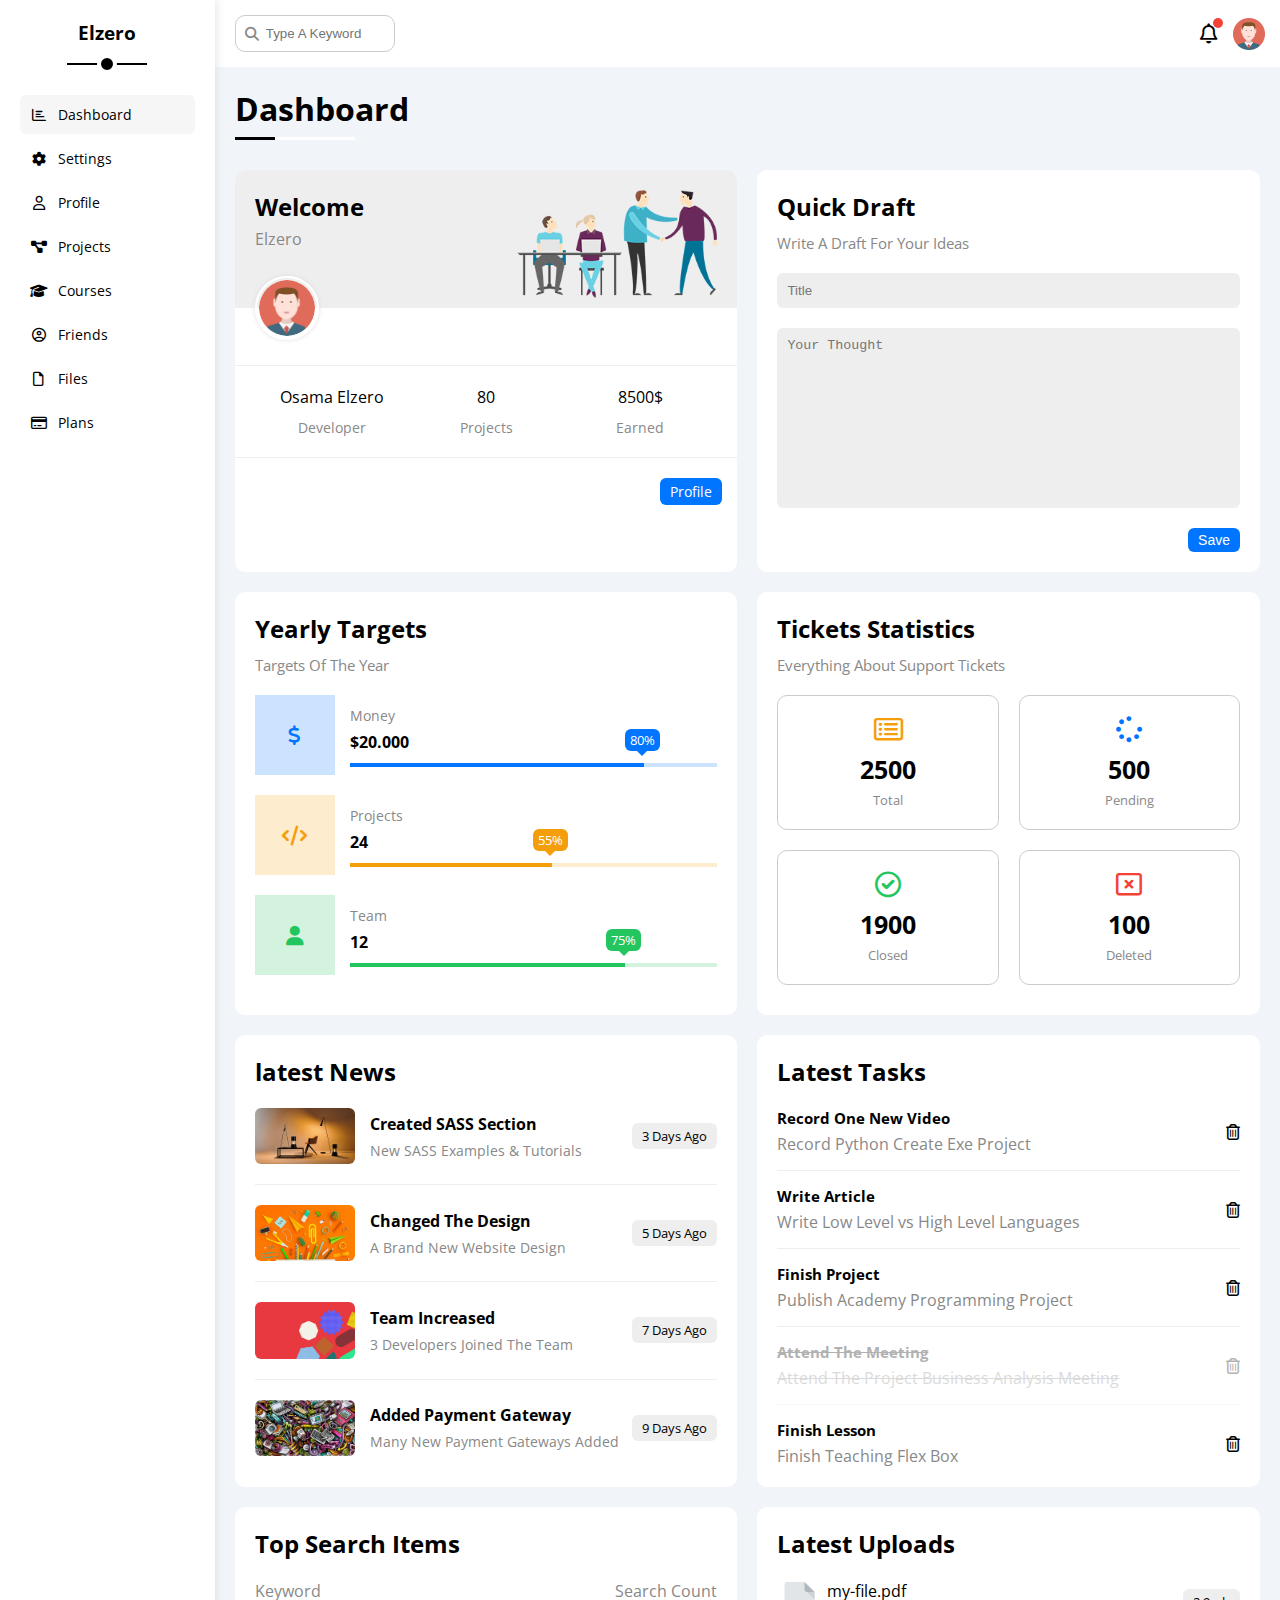
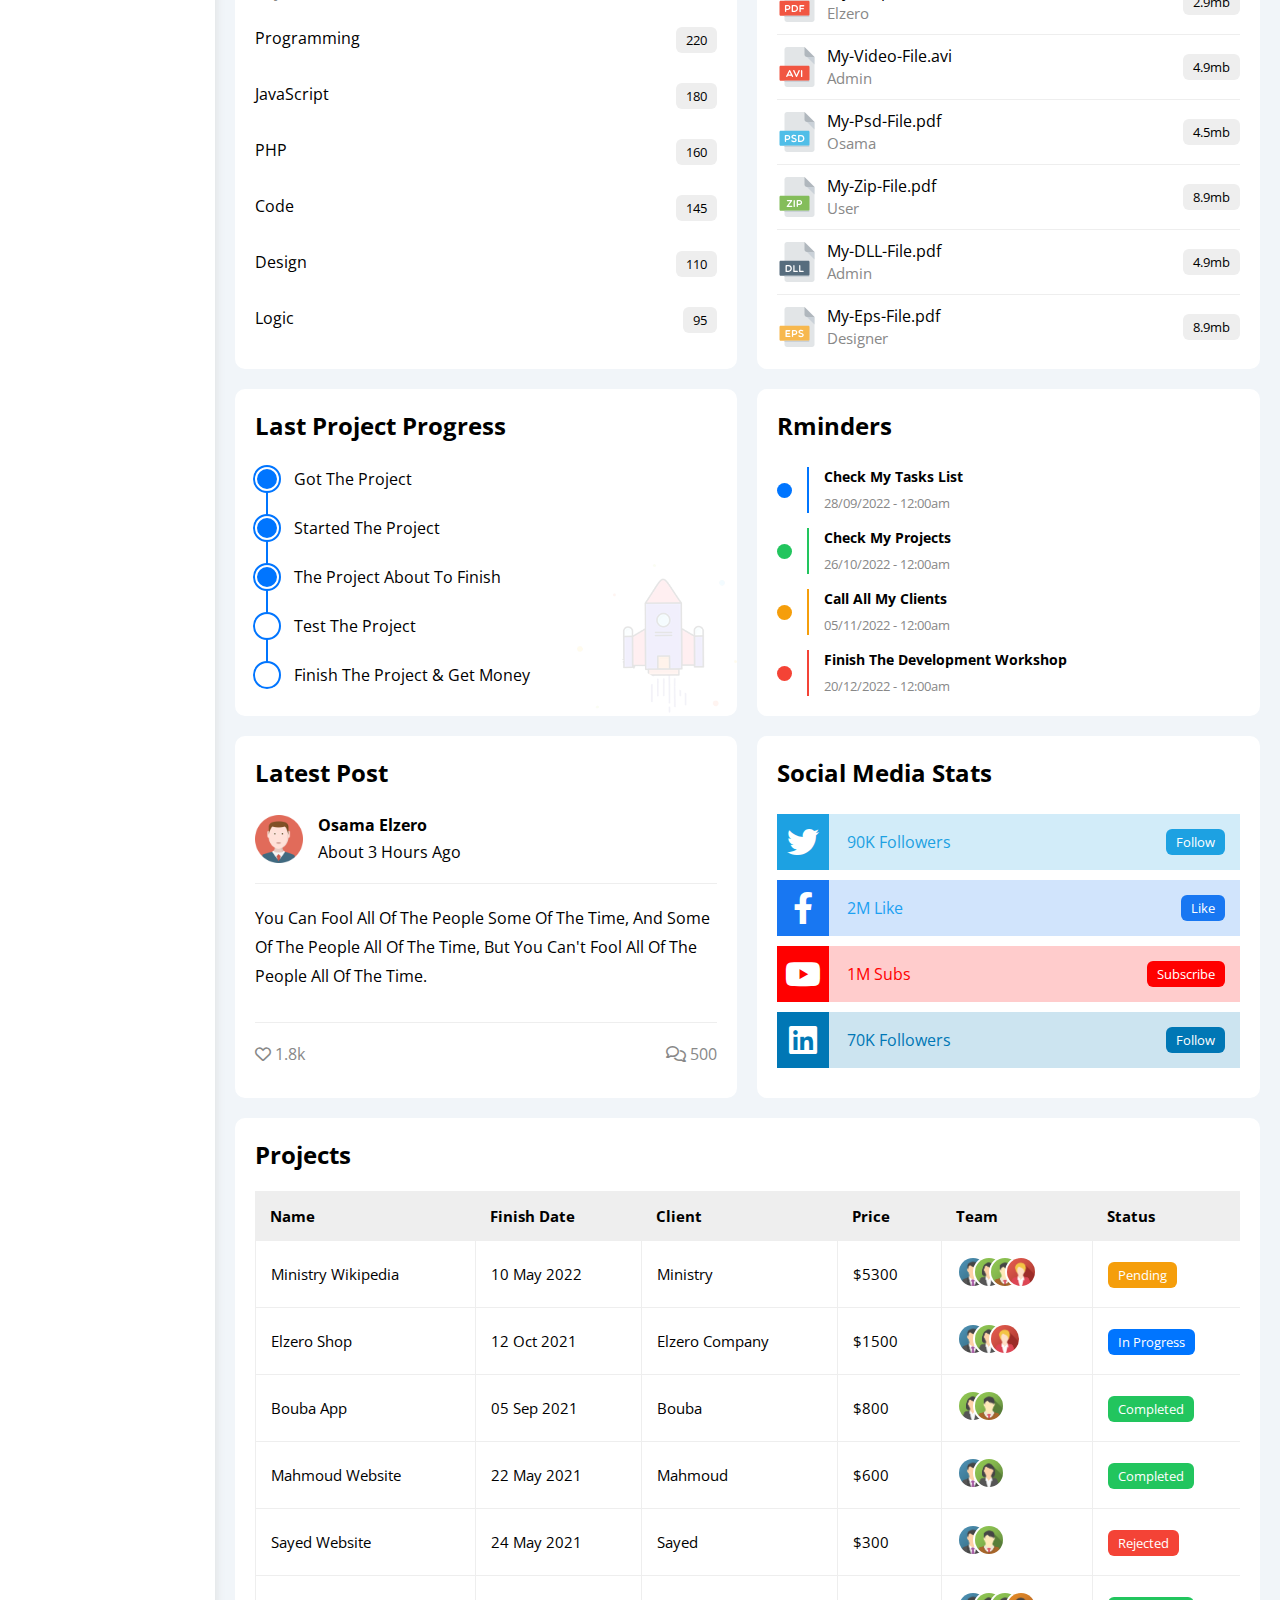
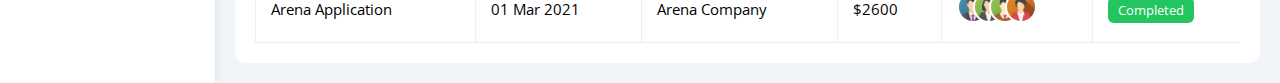
<file: Index.html>
<!DOCTYPE html>
<html lang="en">
<head>
  <meta charset="UTF-8">
  <meta http-equiv="X-UA-Compatible" content="IE=edge">
  <meta name="viewport" content="width=device-width, initial-scale=1.0">
  <link rel="stylesheet" href="Css/all.min.css">
  <link rel="stylesheet" href="Css/framework.css">
  <link rel="stylesheet" href="Css/master.css">
    <!-- Google Fonts -->
    <link rel="preconnect" href="https://fonts.googleapis.com" />
    <link rel="preconnect" href="https://fonts.gstatic.com" crossorigin />
    <link href="https://fonts.googleapis.com/css2?family=Open+Sans:wght@300;500&#038;display=swap" rel="stylesheet" />
  <title>Dashboard</title>
</head>
<body>
<div class="page d-flex">
  <div class="sidebar bg-white p-20 p-relative">
    <h3 class="p-relative txt-c mt-0">Elzero</h3>
    <ul>
      <li>
        <a class="active d-flex align-center fs-14 c-black rad-6 p-10" href="Index.html">
          <i class="fa-regular fa-chart-bar fa-fw"></i>
          <span>Dashboard</span>
        </a>
      </li>
      <li>
        <a class="d-flex align-center fs-14 c-black rad-6 p-10" href="Settings.html">
          <i class="fa-solid fa-gear fa-fw"></i>
          <span>Settings</span>
        </a>
      </li>
      <li>
        <a class="d-flex align-center fs-14 c-black rad-6 p-10" href="Profile.html">
          <i class="fa-regular fa-user fa-fw"></i>
          <span>Profile</span>
        </a>
      </li>
      <li>
        <a class="d-flex align-center fs-14 c-black rad-6 p-10" href="Projects.html">
          <i class="fa-solid fa-diagram-project fa-fw"></i>
          <span>Projects</span>
        </a>
      </li>
      <li>
        <a class="d-flex align-center fs-14 c-black rad-6 p-10" href="Courses.html">
          <i class="fa-solid fa-graduation-cap fa-fw"></i>
          <span>Courses</span>
        </a>
      </li>
      <li>
        <a class="d-flex align-center fs-14 c-black rad-6 p-10" href="Friends.html">
          <i class="fa-regular fa-circle-user fa-fw"></i>
          <span>Friends</span>
        </a>
      </li>
      <li>
        <a class="d-flex align-center fs-14 c-black rad-6 p-10" href="Files.html">
          <i class="fa-regular fa-file fa-fw"></i>
          <span>Files</span>
        </a>
      </li>
      <li>
        <a class="d-flex align-center fs-14 c-black rad-6 p-10" href="Plans.html">
          <i class="fa-regular fa-credit-card fa-fw"></i>
          <span>Plans</span>
        </a>
      </li>
    </ul>
  </div>
  <div class="content w-full"> 
    <!-- Start Head  -->
    <div class="head bg-white p-15 between-flex">
      <div class="search p-relative">
        <input class="p-10" type="search" placeholder="Type A Keyword">
      </div>
      <div class="icons d-flex align-center">
        <span class="notification p-relative">
          <i class="fa-regular fa-bell fa-lg"></i>
        </span>
        <img src="Images/avatar.png" alt="">
      </div>
    </div>
    <!-- End Head  -->
    <h1 class="p-relative">Dashboard</h1>
    <div class="wrapper d-grid gap-20">
      <!-- Start Welcome Widget -->
      <div class="welcome bg-white rad-10 txt-c-mobile block-mobile">
        <div class="intro p-20 d-flex space-between bg-eee">
          <div>
            <h2 class="m-0">Welcome</h2>
            <p class="c-grey mt-5">Elzero</p>
          </div>
          <img class="hide-mobile" src="Images/welcome.png" alt="">
        </div>
        <img src="Images/avatar.png" class="avatar" alt="">
        <div class="body txt-c d-flex p-20 mt-20 mb-20 block-mobile">
          <div>Osama Elzero <span class="d-block c-grey fs-14 mt-10">Developer</span></div>
          <div>80<span class="d-block c-grey fs-14 mt-10">Projects</span></div>
          <div>8500$<span class="d-block c-grey fs-14 mt-10">Earned</span></div>
        </div>
        <a href="profile.html" class="visit d-block fs-14 bg-blue c-white w-fit btn-shape">Profile</a>
      </div>
      <!-- End Welcome Widget -->
      <!-- Start Quick Draft Widget -->
      <div class="quick-draft p-20 bg-white rad-10">
        <h2 class="mt-0 mb-10 ">Quick Draft</h2>
        <p class="mt-0 mb-20 c-grey fs-15">Write A Draft For Your Ideas</p>
        <form >
          <input class="d-block mb-20 w-full p-10 b-none bg-eee rad-6" type="text" placeholder="Title">
          <textarea class="d-block mb-20 w-full p-10 b-none bg-eee rad-6" placeholder="Your Thought"></textarea>
          <input class="save d-block fs-14 bg-blue c-white b-none w-fit btn-shape" type="submit" value="Save">
        </form>
      </div>
      <!-- End Quick Draft Widget -->
      <!-- Start Targets -->
      <div class="targets p-20 bg-white rad-10">
        <h2 class="mt-0 mb-10">Yearly Targets</h2>
        <p class="mt-0 mb-20 c-grey fs-15">Targets Of The Year</p>
        <div class="target-row mb-20 center-flex blue">
          <div class="icon center-flex">
            <i class="fa-solid fa-dollar-sign fa-lg c-blue"></i>
          </div>
          <div class="details">
            <span class="fs-14 c-grey ">Money</span>
            <span class="d-block mt-5 mb-10 fw-bold">$20.000</span>
            <div class="progress p-relative">
              <span class="bg-blue blue" style="width :80%">
              <span class="bg-blue">80%</span>
              </span>
            </div>
          </div>
        </div>
        <div class="target-row mb-20 center-flex orange">
          <div class="icon center-flex">
            <i class="fa-solid fa-code fa-lg c-orange"></i>
          </div>
          <div class="details">
            <span class="fs-14 c-grey ">Projects</span>
            <span class="d-block mt-5 mb-10 fw-bold">24</span>
            <div class="progress p-relative">
              <span class="bg-orange orange" style="width :55%">
              <span class="bg-orange">55%</span>
              </span>
            </div>
          </div>
        </div>
        <div class="target-row mb-20 center-flex green">
          <div class="icon center-flex">
            <i class="fa-solid fa-user fa-lg c-green"></i>
          </div>
          <div class="details">
            <span class="fs-14 c-grey ">Team</span>
            <span class="d-block mt-5 mb-10 fw-bold">12</span>
            <div class="progress p-relative">
              <span class="bg-green green" style="width :75%">
              <span class="bg-green">75%</span>
              </span>
            </div>
          </div>
        </div>
      </div>
      <!-- End Targets -->
      <!-- Start Ticket Widget -->
      <div class="tickets p-20 bg-white rad-10">
        <h2 class="mt-0 mb-10">Tickets Statistics</h2>
        <p class="mt-0 mb-20 c-grey fs-15">Everything About Support Tickets</p>
        <div class="d-flex txt-c gap-20 f-wrap">
          <div class="box p-20 rad-10 fs-13 c-grey">
            <i class="fa-regular fa-rectangle-list fa-2x mb-10 c-orange"></i>
            <span class="d-block c-black fw-bold fs-25 mb-5">2500</span>
            Total
          </div>
          <div class="box p-20 rad-10 fs-13 c-grey">
            <i class="fa-solid fa-spinner fa-2x mb-10 c-blue"></i>
            <span class="d-block c-black fw-bold fs-25 mb-5">500</span>
            Pending
          </div>
          <div class="box p-20 rad-10 fs-13 c-grey">
            <i class="fa-regular fa-circle-check fa-2x mb-10 c-green"></i>
            <span class="d-block c-black fw-bold fs-25 mb-5">1900</span>
            Closed
          </div>
          <div class="box p-20 rad-10 fs-13 c-grey">
            <i class="fa-regular fa-rectangle-xmark fa-2x mb-10 c-red"></i>
            <span class="d-block c-black fw-bold fs-25 mb-5">100</span>
            Deleted
          </div>
        </div>
      </div>
      <!-- End Ticket Widget -->
      <!-- Start Latest News -->
      <div class="latest-news p-20 bg-white rad-10 txt-c-mobile">
        <h2 class="mt-0 mb-20">latest News</h2>
        <div class="news-row d-flex align-center">
          <img decoding="async" src="Images/news-01.png" alt="" />
          <div class="info">
            <h3>Created SASS Section</h3>
            <p class="m-0 fs-14 c-grey">New SASS Examples & Tutorials</p>
          </div>
          <div class="btn-shape bg-eee fs-13 label">3 Days Ago</div>
        </div>
        <div class="news-row d-flex align-center">
          <img decoding="async" src="Images/news-02.png" alt="" />
          <div class="info">
            <h3>Changed The Design</h3>
            <p class="m-0 fs-14 c-grey">A Brand New Website Design</p>
          </div>
          <div class="btn-shape bg-eee fs-13 label">5 Days Ago</div>
        </div>
        <div class="news-row d-flex align-center">
          <img decoding="async" src="Images/news-03.png" alt="" />
          <div class="info">
            <h3>Team Increased</h3>
            <p class="m-0 fs-14 c-grey">3 Developers Joined The Team</p>
          </div>
          <div class="btn-shape bg-eee fs-13 label">7 Days Ago</div>
        </div>
        <div class="news-row d-flex align-center">
          <img decoding="async" src="Images/news-04.png" alt="" />
          <div class="info">
            <h3>Added Payment Gateway</h3>
            <p class="m-0 fs-14 c-grey">Many New Payment Gateways Added</p>
          </div>
          <div class="btn-shape bg-eee fs-13 label">9 Days Ago</div>
        </div>
      </div>
      <!-- End Latest News -->
      <!-- Start Tasks -->
      <div class="tasks p-20 bg-white rad-10">
        <h2 class="mt-0 mb-20">Latest Tasks</h2>
        <div class="task-row between-flex">
          <div class="info">
            <h3 class="mt-0 mb-5 fs-15">Record One New Video</h3>
            <p class="m-0 c-grey">Record Python Create Exe Project</p>
          </div>
          <i class="fa-regular fa-trash-can delete"></i>
        </div>
        <div class="task-row between-flex">
          <div class="info">
            <h3 class="mt-0 mb-5 fs-15">Write Article</h3>
            <p class="m-0 c-grey">Write Low Level vs High Level Languages</p>
          </div>
          <i class="fa-regular fa-trash-can delete"></i>
        </div>
        <div class="task-row between-flex">
          <div class="info">
            <h3 class="mt-0 mb-5 fs-15">Finish Project</h3>
            <p class="m-0 c-grey">Publish Academy Programming Project</p>
          </div>
          <i class="fa-regular fa-trash-can delete"></i>
        </div>
        <div class="task-row between-flex done">
          <div class="info">
            <h3 class="mt-0 mb-5 fs-15">Attend The Meeting</h3>
            <p class="m-0 c-grey">Attend The Project Business Analysis Meeting</p>
          </div>
          <i class="fa-regular fa-trash-can delete"></i>
        </div>
        <div class="task-row between-flex">
          <div class="info">
            <h3 class="mt-0 mb-5 fs-15">Finish Lesson</h3>
            <p class="m-0 c-grey">Finish Teaching Flex Box</p>
          </div>
          <i class="fa-regular fa-trash-can delete"></i>
        </div>
      </div>
      <!-- End Tasks -->
      <!-- Start Top Search -->
      <div class="search-items p-20 bg-white rad-10">
        <h2 class="mt-0 mb-20">Top Search Items</h2>
        <div class="items-head d-flex space-between c-grey mb-10">
          <div>Keyword</div>
          <div>Search Count</div>
        </div>
        <div class="items d-flex space-between pt-15 pb-15">
          <span>Programming</span>
          <span class="bg-eee fs-13 btn-shape">220</span>
        </div>
        <div class="items d-flex space-between pt-15 pb-15">
          <span>JavaScript</span>
          <span class="bg-eee btn-shape fs-13">180</span>
        </div>
        <div class="items d-flex space-between pt-15 pb-15">
          <span>PHP</span>
          <span class="bg-eee btn-shape fs-13">160</span>
        </div>
        <div class="items d-flex space-between pt-15 pb-15">
          <span>Code</span>
          <span class="bg-eee btn-shape fs-13">145</span>
        </div>
        <div class="items d-flex space-between pt-15 pb-15">
          <span>Design</span>
          <span class="bg-eee btn-shape fs-13">110</span>
        </div>
        <div class="items d-flex space-between pt-15 pb-15">
          <span>Logic</span>
          <span class="bg-eee btn-shape fs-13">95</span>
        </div>
      </div>
      <!-- End Top Search -->
      <!-- Start Latest Uploads -->
      <div class="latest-uploads p-20 bg-white rad-10">
        <h2 class="mt-0 mb-20">Latest Uploads</h2>
        <ul class="m-0">
          <li class="between-flex pb-10 mb-10">
            <div class="d-flex align-center">
              <img decoding="async" class="mr-10" src="Images/pdf.svg" alt="" />
              <div>
                <span class="d-block">my-file.pdf</span>
                <span class="fs-15 c-grey">Elzero</span>
              </div>
            </div>
            <div class="bg-eee btn-shape fs-13">2.9mb</div>
          </li>
          <li class="between-flex pb-10 mb-10">
            <div class="d-flex align-center">
              <img decoding="async" class="mr-10" src="Images/avi.svg" alt="" />
              <div>
                <span class="d-block">My-Video-File.avi</span>
                <span class="fs-15 c-grey">Admin</span>
              </div>
            </div>
            <div class="bg-eee btn-shape fs-13">4.9mb</div>
          </li>
          <li class="between-flex pb-10 mb-10">
            <div class="d-flex align-center">
              <img decoding="async" class="mr-10" src="Images/psd.svg" alt="" />
              <div>
                <span class="d-block">My-Psd-File.pdf</span>
                <span class="fs-15 c-grey">Osama</span>
              </div>
            </div>
            <div class="bg-eee btn-shape fs-13">4.5mb</div>
          </li>
          <li class="between-flex pb-10 mb-10">
            <div class="d-flex align-center">
              <img decoding="async" class="mr-10" src="Images/zip.svg" alt="" />
              <div>
                <span class="d-block">My-Zip-File.pdf</span>
                <span class="fs-15 c-grey">User</span>
              </div>
            </div>
            <div class="bg-eee btn-shape fs-13">8.9mb</div>
          </li>
          <li class="between-flex pb-10 mb-10">
            <div class="d-flex align-center">
              <img decoding="async" class="mr-10" src="Images/dll.svg" alt="" />
              <div>
                <span class="d-block">My-DLL-File.pdf</span>
                <span class="fs-15 c-grey">Admin</span>
              </div>
            </div>
            <div class="bg-eee btn-shape fs-13">4.9mb</div>
          </li>
          <li class="between-flex">
            <div class="d-flex align-center">
              <img decoding="async" class="mr-10" src="Images/eps.svg" alt="" />
              <div>
                <span class="d-block">My-Eps-File.pdf</span>
                <span class="fs-15 c-grey">Designer</span>
              </div>
            </div>
            <div class="bg-eee btn-shape fs-13">8.9mb</div>
          </li>
        </ul>
      </div>
      <!-- End Latest Uploads -->
      <!-- Start Last Project Progress -->
      <div class="last-project p-20 bg-white rad-10 p-relative">
        <h2 class="mt-0 mb-20">Last Project Progress</h2>
        <ul class="m-0 p-relative">
          <li class="mt-25 d-flex align-center done">Got The Project</li>
          <li class="mt-25 d-flex align-center done">Started The Project</li>
          <li class="mt-25 d-flex align-center done">The Project About To Finish</li>
          <li class="mt-25 d-flex align-center current">Test The Project</li>
          <li class="mt-25 d-flex align-center">Finish The Project & Get Money</li>
        </ul>
        <img class="lanch-icon hide-mobile" src="Images/project.png" alt="">
      </div>
      <!-- End Last Project Progress -->
      <!-- Start Reminders -->
      <div class="reminders p-20 bg-white rad-10 p-relative">
        <h2 class="mt-0 mb-25">Rminders</h2>
        <ul class="m-0">
          <li class="d-flex align-center mt-15">
            <span class="key bg-blue mr-15 d-block rad-half"></span>
            <div class="pl-15 blue">
              <p class="fs-14 fw-bold mt-0 mb-5">Check My Tasks List</p>
              <span class="fs-13 c-grey">28/09/2022 - 12:00am</span>
            </div>
          </li>
          <li class="d-flex align-center mt-15">
            <span class="key bg-green mr-15 d-block rad-half"></span>
            <div class="pl-15 green">
              <p class="fs-14 fw-bold mt-0 mb-5">Check My Projects</p>
              <span class="fs-13 c-grey">26/10/2022 - 12:00am</span>
            </div>
          </li>
          <li class="d-flex align-center mt-15">
            <span class="key bg-orange mr-15 d-block rad-half"></span>
            <div class="pl-15 orange">
              <p class="fs-14 fw-bold mt-0 mb-5">Call All My Clients</p>
              <span class="fs-13 c-grey">05/11/2022 - 12:00am</span>
            </div>
          </li>
          <li class="d-flex align-center mt-15">
            <span class="key bg-red mr-15 d-block rad-half"></span>
            <div class="pl-15 red">
              <p class="fs-14 fw-bold mt-0 mb-5">Finish The Development Workshop</p>
              <span class="fs-13 c-grey">20/12/2022 - 12:00am</span>
            </div>
          </li>
        </ul>
      </div>
      <!-- End Reminders -->
      <!-- Start Latest Post -->
      <div class="latest-post p-20 bg-white rad-10 p-relative">
        <h2 class="mt-0 mb-25">Latest Post</h2>
        <div class="top d-flex align-center">
          <img class="avatar mr-15" src="Images/avatar.png" alt="">
          <div class="info">
            <span class="d-block mb-5 fw-bold">Osama Elzero</span>
            <span>About 3 Hours Ago</span>
          </div>
        </div>
        <div class="post-content tst-c-mobile pt-20 pb-20 mt-20 mb-20">
          You Can Fool All Of The People Some Of The Time, And Some Of The People All Of The Time, But You Can't Fool All Of The People All Of The Time.        </div>
        <div class="post-stats between-flex c-grey">
          <div>
            <i class="fa-regular fa-heart"></i>
            <span>1.8k</span>
          </div>
          <div>
            <i class="fa-regular fa-comments"></i>
            <span>500</span>
          </div>
        </div>
      </div>
      <!-- End Latest Post -->
      <!-- Start Social Media -->
      <div class="social-media p-20 bg-white rad-10 p-relative">
        <h2 class="mt-0 mb-25">Social Media Stats</h2>
        <div class="box twitter p-15 p-relative mb-10 between-flex">
          <i class="fa-brands fa-twitter fa-2x c-white h-full center-flex"></i>
          <span>90K Followers</span>
          <a class="fs-13 c-white btn-shape" href="#">Follow</a>
        </div>
        <div class="box facebook p-15 p-relative mb-10 between-flex">
          <i class="fa-brands fa-facebook-f fa-2x c-white h-full center-flex"></i>
          <span>2M Like</span>
          <a class="fs-13 c-white btn-shape" href="#">Like</a>
        </div>
        <div class="box youtube p-15 p-relative mb-10 between-flex">
          <i class="fa-brands fa-youtube fa-2x c-white h-full center-flex"></i>
          <span>1M Subs</span>
          <a class="fs-13 c-white btn-shape" href="#">Subscribe</a>
        </div>
        <div class="box linkedin p-15 p-relative mb-10 between-flex">
          <i class="fa-brands fa-linkedin fa-2x c-white h-full center-flex"></i>
          <span>70K Followers</span>
          <a class="fs-13 c-white btn-shape" href="#">Follow</a>
        </div>
      </div>
      <!-- End Social Media -->
    </div>
    <!-- Start Projects Table  -->
    <div class="projects p-20 bg-white rad-10 m-20">
      <h2 class="mt-0 mb-20">Projects</h2>
      <div class="responsive-table">
            <table class="fs-15 w-full">
              <thead>
                <tr>
                  <td>Name</td>
                  <td>Finish Date</td>
                  <td>Client</td>
                  <td>Price</td>
                  <td>Team</td>
                  <td>Status</td>
                </tr>
              </thead>
              <tbody>
                <tr>
                  <td>Ministry Wikipedia</td>
                  <td>10 May 2022</td>
                  <td>Ministry</td>
                  <td>$5300</td>
                  <td>
                    <img decoding="async" src="Images/team-01.png" alt="" />
                    <img decoding="async" src="Images/team-02.png" alt="" />
                    <img decoding="async" src="Images/team-03.png" alt="" />
                    <img decoding="async" src="Images/team-05.png" alt="" />
                  </td>
                  <td>
                    <span class="label btn-shape bg-orange c-white">Pending</span>
                  </td>
                </tr>
                <tr>
                  <td>Elzero Shop</td>
                  <td>12 Oct 2021</td>
                  <td>Elzero Company</td>
                  <td>$1500</td>
                  <td>
                    <img decoding="async" src="Images/team-01.png" alt="" />
                    <img decoding="async" src="Images/team-02.png" alt="" />
                    <img decoding="async" src="Images/team-05.png" alt="" />
                  </td>
                  <td><span class="label btn-shape bg-blue c-white">In Progress</span></td>
                </tr>
                <tr>
                  <td>Bouba App</td>
                  <td>05 Sep 2021</td>
                  <td>Bouba</td>
                  <td>$800</td>
                  <td>
                    <img decoding="async" src="Images/team-02.png" alt="" />
                    <img decoding="async" src="Images/team-03.png" alt="" />
                  </td>
                  <td><span class="label btn-shape bg-green c-white">Completed</span></td>
                </tr>
                <tr>
                  <td>Mahmoud Website</td>
                  <td>22 May 2021</td>
                  <td>Mahmoud</td>
                  <td>$600</td>
                  <td>
                    <img decoding="async" src="Images/team-01.png" alt="" />
                    <img decoding="async" src="Images/team-02.png" alt="" />
                  </td>
                  <td><span class="label btn-shape bg-green c-white">Completed</span></td>
                </tr>
                <tr>
                  <td>Sayed Website</td>
                  <td>24 May 2021</td>
                  <td>Sayed</td>
                  <td>$300</td>
                  <td>
                    <img decoding="async" src="Images/team-01.png" alt="" />
                    <img decoding="async" src="Images/team-03.png" alt="" />
                  </td>
                  <td><span class="label btn-shape bg-red c-white">Rejected</span></td>
                </tr>
                <tr>
                  <td>Arena Application</td>
                  <td>01 Mar 2021</td>
                  <td>Arena Company</td>
                  <td>$2600</td>
                  <td>
                    <img decoding="async" src="Images/team-01.png" alt="" />
                    <img decoding="async" src="Images/team-02.png" alt="" />
                    <img decoding="async" src="Images/team-03.png" alt="" />
                    <img decoding="async" src="Images/team-04.png" alt="" />
                  </td>
                  <td><span class="label btn-shape bg-green c-white">Completed</span></td>
                </tr>
              </tbody>
            </table>
      </div>
    </div>
    <!-- End Projects Table  -->
  </div>
</body>
</html>
</file>
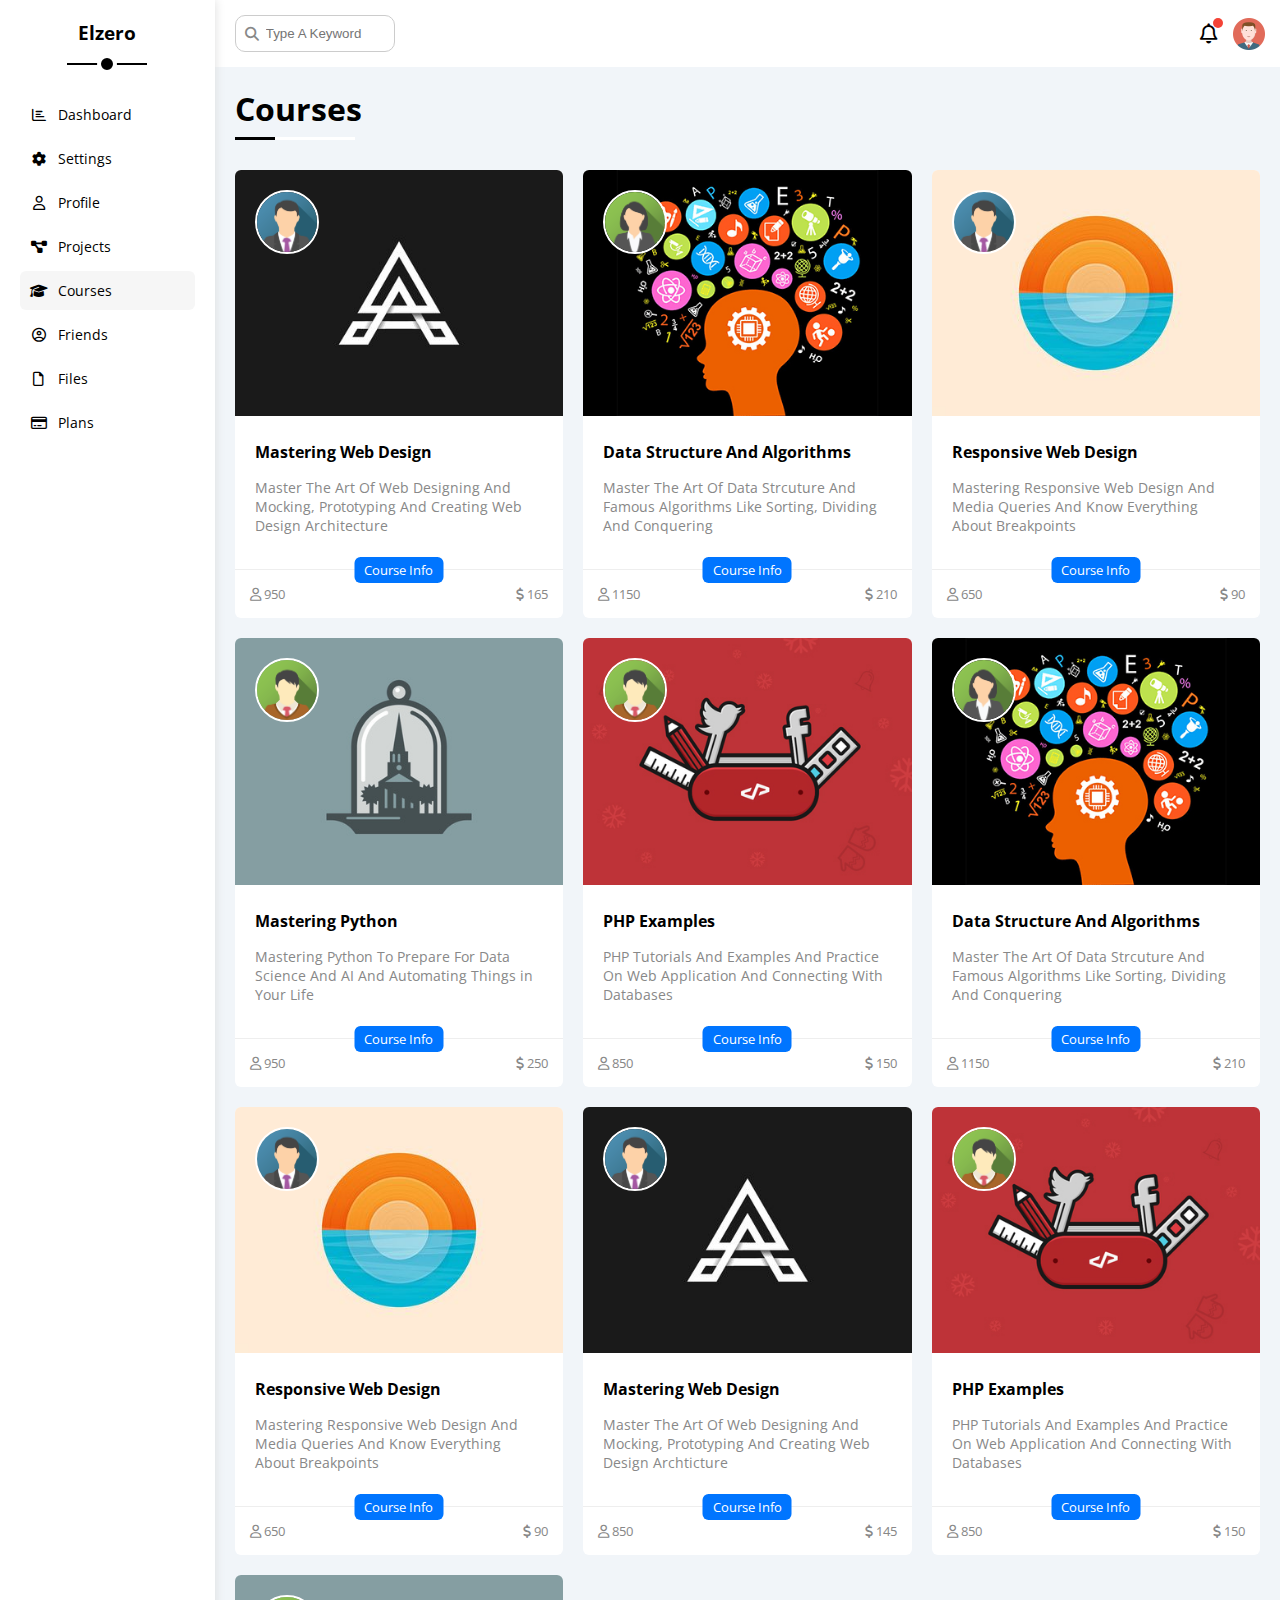
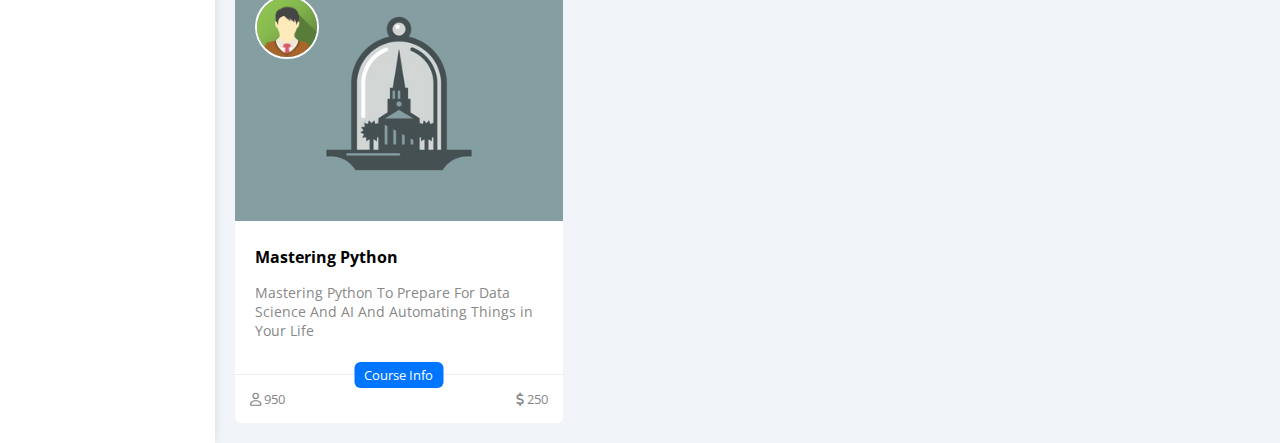
<file: Courses.html>
<!DOCTYPE html>
<html lang="en">
  <head>
    <meta charset="UTF-8" />
    <meta http-equiv="X-UA-Compatible" content="IE=edge" />
    <meta name="viewport" content="width=device-width, initial-scale=1.0" />
    <link rel="stylesheet" href="Css/all.min.css" />
    <link rel="stylesheet" href="Css/framework.css" />
    <link rel="stylesheet" href="Css/master.css" />
    <!-- Google Fonts -->
    <link rel="preconnect" href="https://fonts.googleapis.com" />
    <link rel="preconnect" href="https://fonts.gstatic.com" crossorigin />
    <link
      href="https://fonts.googleapis.com/css2?family=Open+Sans:wght@300;500&#038;display=swap"
      rel="stylesheet"
    />
    <title>Courses</title>
  </head>
  <body>
    <div class="page d-flex">
      <div class="sidebar bg-white p-20 p-relative">
        <h3 class="p-relative txt-c mt-0">Elzero</h3>
        <ul>
          <li>
            <a class="d-flex align-center fs-14 c-black rad-6 p-10" href="Index.html">
              <i class="fa-regular fa-chart-bar fa-fw"></i>
              <span>Dashboard</span>
            </a>
          </li>
          <li>
            <a class="d-flex align-center fs-14 c-black rad-6 p-10" href="Settings.html">
              <i class="fa-solid fa-gear fa-fw"></i>
              <span>Settings</span>
            </a>
          </li>
          <li>
            <a class="d-flex align-center fs-14 c-black rad-6 p-10" href="Profile.html">
              <i class="fa-regular fa-user fa-fw"></i>
              <span>Profile</span>
            </a>
          </li>
          <li>
            <a class="d-flex align-center fs-14 c-black rad-6 p-10" href="Projects.html">
              <i class="fa-solid fa-diagram-project fa-fw"></i>
              <span>Projects</span>
            </a>
          </li>
          <li>
            <a class="active d-flex align-center fs-14 c-black rad-6 p-10" href="Courses.html">
              <i class="fa-solid fa-graduation-cap fa-fw"></i>
              <span>Courses</span>
            </a>
          </li>
          <li>
            <a class="d-flex align-center fs-14 c-black rad-6 p-10" href="Friends.html">
              <i class="fa-regular fa-circle-user fa-fw"></i>
              <span>Friends</span>
            </a>
          </li>
          <li>
            <a class="d-flex align-center fs-14 c-black rad-6 p-10" href="Files.html">
              <i class="fa-regular fa-file fa-fw"></i>
              <span>Files</span>
            </a>
          </li>
          <li>
            <a class="d-flex align-center fs-14 c-black rad-6 p-10" href="Plans.html">
              <i class="fa-regular fa-credit-card fa-fw"></i>
              <span>Plans</span>
            </a>
          </li>
        </ul>
      </div>
      <div class="content w-full">
        <!-- Start Head  -->
        <div class="head bg-white p-15 between-flex">
          <div class="search p-relative">
            <input class="p-10" type="search" placeholder="Type A Keyword" />
          </div>
          <div class="icons d-flex align-center">
            <span class="notification p-relative">
              <i class="fa-regular fa-bell fa-lg"></i>
            </span>
            <img src="Images/avatar.png" alt="" />
          </div>
        </div>
        <!-- End Head  -->
        <h1 class="p-relative">Courses</h1>
        <div class="courses-page d-grid m-20 gap-20">
          <div class="course bg-white rad-6 p-relative">
            <img decoding="async" class="cover" src="Images/course-01.jpg" alt="" />
            <img decoding="async" class="instructor" src="Images/team-01.png" alt="" />
            <div class="p-20">
              <h4 class="m-0">Mastering Web Design</h4>
              <p class="description c-grey mt-15 fs-14">
                Master The Art Of Web Designing And Mocking, Prototyping And Creating Web Design Architecture
              </p>
            </div>
            <div class="info p-15 p-relative between-flex">
              <span class="title bg-blue c-white btn-shape">Course Info</span>
              <span class="c-grey">
                <i class="fa-regular fa-user"></i>
                950
              </span>
              <span class="c-grey">
                <i class="fa-solid fa-dollar-sign"></i>
                165
              </span>
            </div>
          </div>
          <div class="course bg-white rad-6 p-relative">
            <img decoding="async" class="cover" src="Images/course-02.jpg" alt="" />
            <img decoding="async" class="instructor" src="Images/team-02.png" alt="" />
            <div class="p-20">
              <h4 class="m-0">Data Structure And Algorithms</h4>
              <p class="description c-grey mt-15 fs-14">
                Master The Art Of Data Strcuture And Famous Algorithms Like Sorting, Dividing And Conquering
              </p>
            </div>
            <div class="info p-15 p-relative between-flex">
              <span class="title bg-blue c-white btn-shape">Course Info</span>
              <span class="c-grey"> <i class="fa-regular fa-user"></i> 1150</span>
              <span class="c-grey"><i class="fa-solid fa-dollar-sign"></i> 210</span>
            </div>
          </div>
          <div class="course bg-white rad-6 p-relative">
            <img decoding="async" class="cover" src="Images/course-03.jpg" alt="" />
            <img decoding="async" class="instructor" src="Images/team-01.png" alt="" />
            <div class="p-20">
              <h4 class="m-0">Responsive Web Design</h4>
              <p class="description c-grey mt-15 fs-14">
                Mastering Responsive Web Design And Media Queries And Know Everything About Breakpoints
              </p>
            </div>
            <div class="info p-15 p-relative between-flex">
              <span class="title bg-blue c-white btn-shape">Course Info</span>
              <span class="c-grey"> <i class="fa-regular fa-user"></i> 650</span>
              <span class="c-grey"><i class="fa-solid fa-dollar-sign"></i> 90</span>
            </div>
          </div>
          <div class="course bg-white rad-6 p-relative">
            <img decoding="async" class="cover" src="Images/course-04.jpg" alt="" />
            <img decoding="async" class="instructor" src="Images/team-03.png" alt="" />
            <div class="p-20">
              <h4 class="m-0">Mastering Python</h4>
              <p class="description c-grey mt-15 fs-14">
                Mastering Python To Prepare For Data Science And AI And Automating Things in Your Life
              </p>
            </div>
            <div class="info p-15 p-relative between-flex">
              <span class="title bg-blue c-white btn-shape">Course Info</span>
              <span class="c-grey"> <i class="fa-regular fa-user"></i> 950</span>
              <span class="c-grey"><i class="fa-solid fa-dollar-sign"></i> 250</span>
            </div>
          </div>
          <div class="course bg-white rad-6 p-relative">
            <img decoding="async" class="cover" src="Images/course-05.jpg" alt="" />
            <img decoding="async" class="instructor" src="Images/team-03.png" alt="" />
            <div class="p-20">
              <h4 class="m-0">PHP Examples</h4>
              <p class="description c-grey mt-15 fs-14">
                PHP Tutorials And Examples And Practice On Web Application And Connecting With Databases
              </p>
            </div>
            <div class="info p-15 p-relative between-flex">
              <span class="title bg-blue c-white btn-shape">Course Info</span>
              <span class="c-grey"> <i class="fa-regular fa-user"></i> 850</span>
              <span class="c-grey"><i class="fa-solid fa-dollar-sign"></i> 150</span>
            </div>
          </div>
          <div class="course bg-white rad-6 p-relative">
            <img decoding="async" class="cover" src="Images/course-02.jpg" alt="" />
            <img decoding="async" class="instructor" src="Images/team-02.png" alt="" />
            <div class="p-20">
              <h4 class="m-0">Data Structure And Algorithms</h4>
              <p class="description c-grey mt-15 fs-14">
                Master The Art Of Data Strcuture And Famous Algorithms Like Sorting, Dividing And Conquering
              </p>
            </div>
            <div class="info p-15 p-relative between-flex">
              <span class="title bg-blue c-white btn-shape">Course Info</span>
              <span class="c-grey"> <i class="fa-regular fa-user"></i> 1150</span>
              <span class="c-grey"><i class="fa-solid fa-dollar-sign"></i> 210</span>
            </div>
          </div>
          <div class="course bg-white rad-6 p-relative">
            <img decoding="async" class="cover" src="Images/course-03.jpg" alt="" />
            <img decoding="async" class="instructor" src="Images/team-01.png" alt="" />
            <div class="p-20">
              <h4 class="m-0">Responsive Web Design</h4>
              <p class="description c-grey mt-15 fs-14">
                Mastering Responsive Web Design And Media Queries And Know Everything About Breakpoints
              </p>
            </div>
            <div class="info p-15 p-relative between-flex">
              <span class="title bg-blue c-white btn-shape">Course Info</span>
              <span class="c-grey"> <i class="fa-regular fa-user"></i> 650</span>
              <span class="c-grey"><i class="fa-solid fa-dollar-sign"></i> 90</span>
            </div>
          </div>
          <div class="course bg-white rad-6 p-relative">
            <img decoding="async" class="cover" src="Images/course-01.jpg" alt="" />
            <img decoding="async" class="instructor" src="Images/team-01.png" alt="" />
            <div class="p-20">
              <h4 class="m-0">Mastering Web Design</h4>
              <p class="description c-grey mt-15 fs-14">
                Master The Art Of Web Designing And Mocking, Prototyping And Creating Web Design Archticture
              </p>
            </div>
            <div class="info p-15 p-relative between-flex">
              <span class="title bg-blue c-white btn-shape">Course Info</span>
              <span class="c-grey"> <i class="fa-regular fa-user"></i> 850</span>
              <span class="c-grey"><i class="fa-solid fa-dollar-sign"></i> 145</span>
            </div>
          </div>
          <div class="course bg-white rad-6 p-relative">
            <img decoding="async" class="cover" src="Images/course-05.jpg" alt="" />
            <img decoding="async" class="instructor" src="Images/team-03.png" alt="" />
            <div class="p-20">
              <h4 class="m-0">PHP Examples</h4>
              <p class="description c-grey mt-15 fs-14">
                PHP Tutorials And Examples And Practice On Web Application And Connecting With Databases
              </p>
            </div>
            <div class="info p-15 p-relative between-flex">
              <span class="title bg-blue c-white btn-shape">Course Info</span>
              <span class="c-grey"> <i class="fa-regular fa-user"></i> 850</span>
              <span class="c-grey"><i class="fa-solid fa-dollar-sign"></i> 150</span>
            </div>
          </div>
          <div class="course bg-white rad-6 p-relative">
            <img decoding="async" class="cover" src="Images/course-04.jpg" alt="" />
            <img decoding="async" class="instructor" src="Images/team-03.png" alt="" />
            <div class="p-20">
              <h4 class="m-0">Mastering Python</h4>
              <p class="description c-grey mt-15 fs-14">
                Mastering Python To Prepare For Data Science And AI And Automating Things in Your Life
              </p>
            </div>
            <div class="info p-15 p-relative between-flex">
              <span class="title bg-blue c-white btn-shape">Course Info</span>
              <span class="c-grey"> <i class="fa-regular fa-user"></i> 950</span>
              <span class="c-grey"><i class="fa-solid fa-dollar-sign"></i> 250</span>
            </div>
          </div>
        </div>
    </div>
  </body>
</html>
</file>
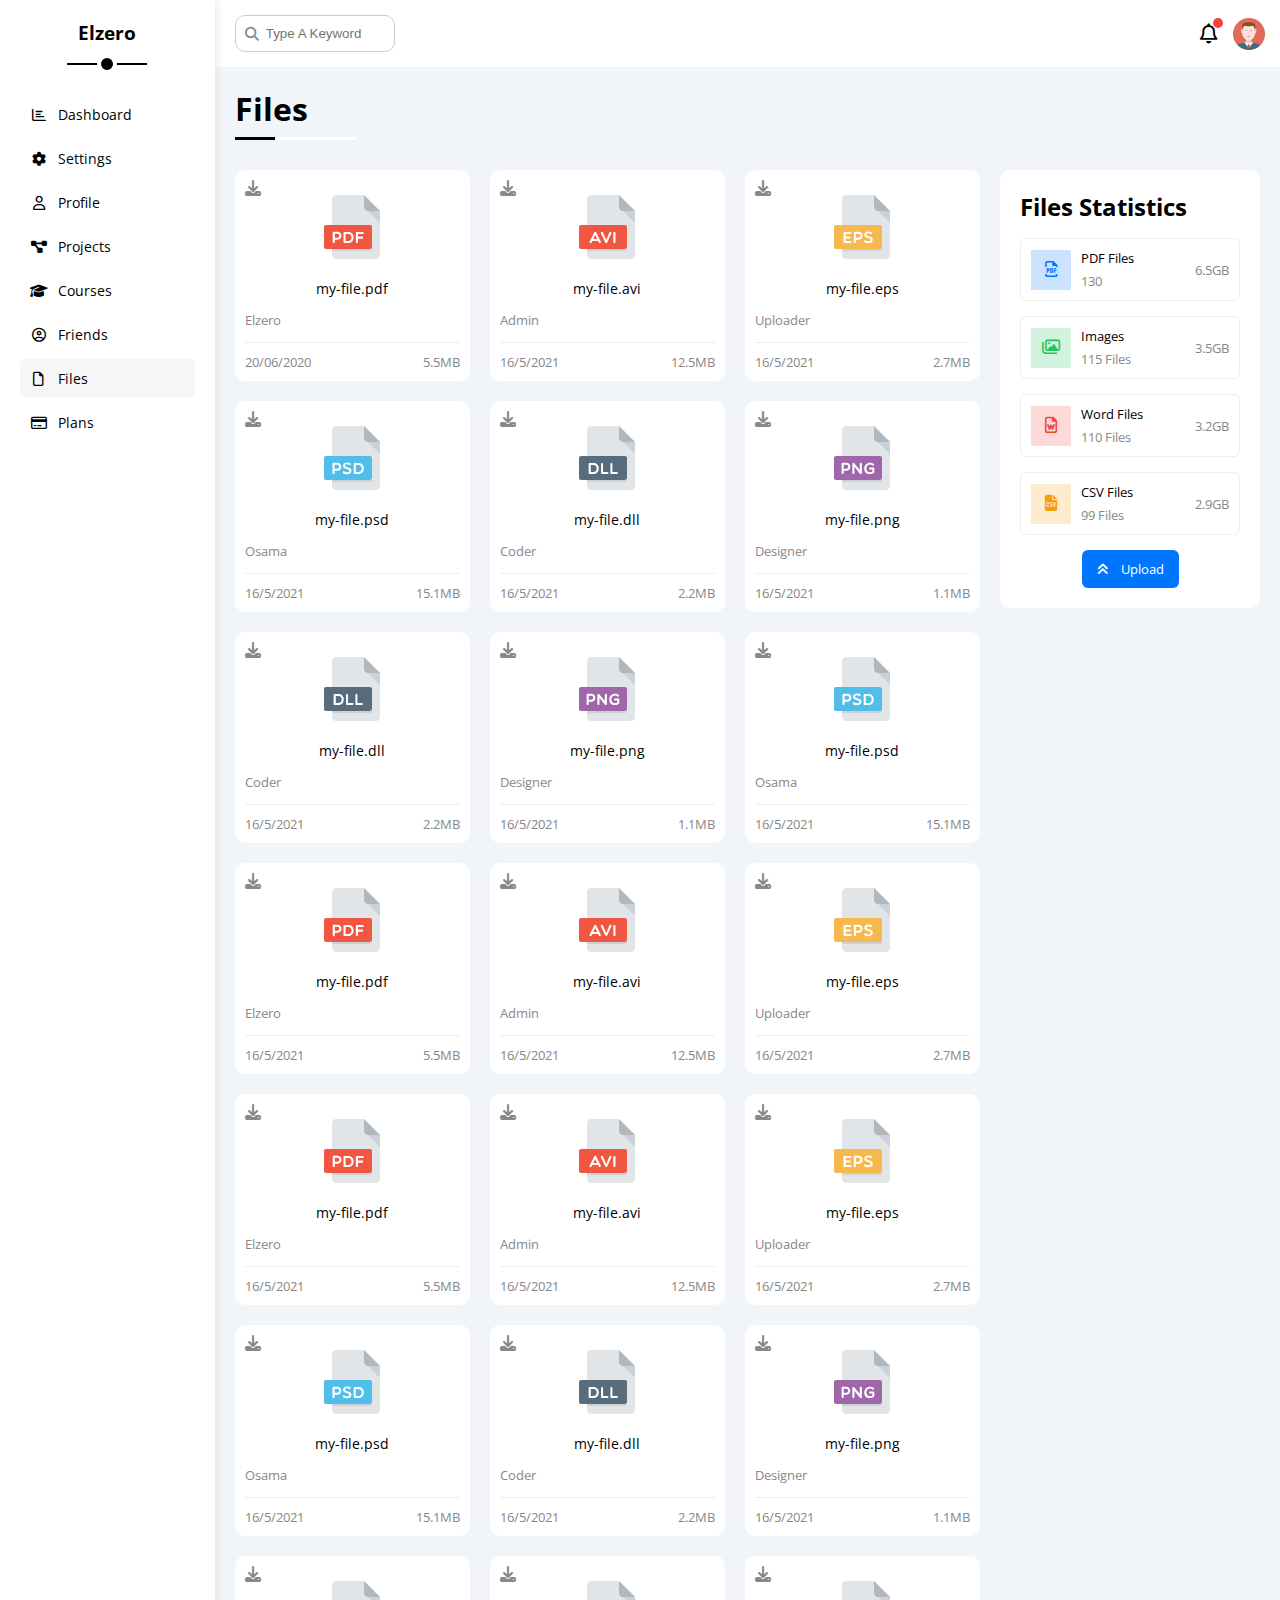
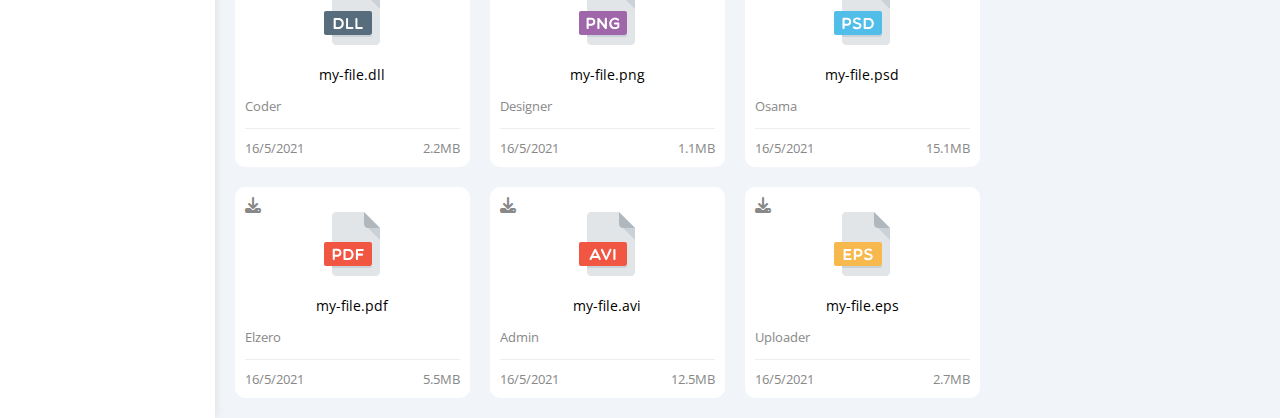
<file: Files.html>
<!DOCTYPE html>
<html lang="en">
  <head>
    <meta charset="UTF-8" />
    <meta http-equiv="X-UA-Compatible" content="IE=edge" />
    <meta name="viewport" content="width=device-width, initial-scale=1.0" />
    <link rel="stylesheet" href="Css/all.min.css" />
    <link rel="stylesheet" href="Css/framework.css" />
    <link rel="stylesheet" href="Css/master.css" />
    <!-- Google Fonts -->
    <link rel="preconnect" href="https://fonts.googleapis.com" />
    <link rel="preconnect" href="https://fonts.gstatic.com" crossorigin />
    <link
      href="https://fonts.googleapis.com/css2?family=Open+Sans:wght@300;500&#038;display=swap"
      rel="stylesheet"
    />
    <title>Files</title>
  </head>
  <body>
    <div class="page d-flex">
      <div class="sidebar bg-white p-20 p-relative">
        <h3 class="p-relative txt-c mt-0">Elzero</h3>
        <ul>
          <li>
            <a class="d-flex align-center fs-14 c-black rad-6 p-10" href="Index.html">
              <i class="fa-regular fa-chart-bar fa-fw"></i>
              <span>Dashboard</span>
            </a>
          </li>
          <li>
            <a class="d-flex align-center fs-14 c-black rad-6 p-10" href="Settings.html">
              <i class="fa-solid fa-gear fa-fw"></i>
              <span>Settings</span>
            </a>
          </li>
          <li>
            <a class="d-flex align-center fs-14 c-black rad-6 p-10" href="Profile.html">
              <i class="fa-regular fa-user fa-fw"></i>
              <span>Profile</span>
            </a>
          </li>
          <li>
            <a class="d-flex align-center fs-14 c-black rad-6 p-10" href="Projects.html">
              <i class="fa-solid fa-diagram-project fa-fw"></i>
              <span>Projects</span>
            </a>
          </li>
          <li>
            <a class="d-flex align-center fs-14 c-black rad-6 p-10" href="Courses.html">
              <i class="fa-solid fa-graduation-cap fa-fw"></i>
              <span>Courses</span>
            </a>
          </li>
          <li>
            <a class="d-flex align-center fs-14 c-black rad-6 p-10" href="Friends.html">
              <i class="fa-regular fa-circle-user fa-fw"></i>
              <span>Friends</span>
            </a>
          </li>
          <li>
            <a class="active d-flex align-center fs-14 c-black rad-6 p-10" href="Files.html">
              <i class="fa-regular fa-file fa-fw"></i>
              <span>Files</span>
            </a>
          </li>
          <li>
            <a class="d-flex align-center fs-14 c-black rad-6 p-10" href="Plans.html">
              <i class="fa-regular fa-credit-card fa-fw"></i>
              <span>Plans</span>
            </a>
          </li>
        </ul>
      </div>
      <div class="content w-full">
        <!-- Start Head  -->
        <div class="head bg-white p-15 between-flex">
          <div class="search p-relative">
            <input class="p-10" type="search" placeholder="Type A Keyword" />
          </div>
          <div class="icons d-flex align-center">
            <span class="notification p-relative">
              <i class="fa-regular fa-bell fa-lg"></i>
            </span>
            <img src="Images/avatar.png" alt="" />
          </div>
        </div>
        <!-- End Head  -->
        <h1 class="p-relative">Files</h1>
        <div class="files-page d-flex m-20 gap-20">
          <div class="files-stats p-20 bg-white rad-10">
          <h2 class="mt-0 mb-15 txt-c-mobile">Files Statistics</h2>
          <div class="d-flex align-center border-eee p-10 rad-6 mb-15 fs-13">
            <i class="fa-regular fa-file-pdf fa-lg blue center-flex c-blue icon"></i>
            <div class="info">
              <span>PDF Files</span>
              <span class="c-grey d-block mt-5">130</span>
            </div>
            <div class="size c-grey">6.5GB</div>
          </div>
          <div class="d-flex align-center border-eee p-10 rad-6 mb-15 fs-13">
            <i class="fa-regular fa-images fa-lg green center-flex c-green icon"></i>
            <div class="info">
              <span>Images</span>
              <span class="c-grey d-block mt-5">115 Files</span>
            </div>
            <div class="size c-grey">3.5GB</div>
          </div>
          <div class="d-flex align-center border-eee p-10 rad-6 mb-15 fs-13">
            <i class="fa-regular fa-file-word fa-lg red center-flex c-red icon"></i>
            <div class="info">
              <span>Word Files</span>
              <span class="c-grey d-block mt-5">110 Files</span>
            </div>
            <div class="size c-grey">3.2GB</div>
          </div>
          <div class="d-flex align-center border-eee p-10 rad-6 fs-13">
            <i class="fa-solid fa-file-csv fa-lg orange center-flex c-orange icon"></i>
            <div class="info">
              <span>CSV Files</span>
              <span class="c-grey d-block mt-5">99 Files</span>
            </div>
            <div class="size c-grey">2.9GB</div>
          </div>
          <a class="upload bg-blue c-white fs-13 rad-6 d-block w-fit" href="#">
            <i class="fa-solid fa-angles-up mr-10"></i>
            Upload
          </a>
          </div>
          <div class="files-content d-grid gap-20">
            <div class="file bg-white p-10 rad-10">
              <i class="fa-solid fa-download c-grey p-absolute"></i>
              <div class="icon txt-c">
                <img decoding="async" class="mt-15 mb-15" src="Images/pdf.svg" alt="" />
              </div>
              <div class="txt-c mb-10 fs-14">my-file.pdf</div>
              <p class="c-grey fs-13">Elzero</p>
              <div class="info between-flex mt-10 pt-10 fs-13 c-grey">
                <span>20/06/2020</span>
                <span>5.5MB</span>
              </div>
            </div>
            <div class="file bg-white p-10 rad-10">
              <i class="fa-solid fa-download c-grey p-absolute"></i>
              <div class="icon txt-c">
                <img decoding="async" class="mt-15 mb-15" src="Images/avi.svg" alt="" />
              </div>
              <div class="txt-c mb-10 fs-14">my-file.avi</div>
              <p class="c-grey fs-13">Admin</p>
              <div class="info between-flex mt-10 pt-10 fs-13 c-grey">
                <span>16/5/2021</span>
                <span>12.5MB</span>
              </div>
            </div>
            <div class="file bg-white p-10 rad-10">
              <i class="fa-solid fa-download c-grey p-absolute"></i>
              <div class="icon txt-c">
                <img decoding="async" class="mt-15 mb-15" src="Images/eps.svg" alt="" />
              </div>
              <div class="txt-c mb-10 fs-14">my-file.eps</div>
              <p class="c-grey fs-13">Uploader</p>
              <div class="info between-flex mt-10 pt-10 fs-13 c-grey">
                <span>16/5/2021</span>
                <span>2.7MB</span>
              </div>
            </div>
            <div class="file bg-white p-10 rad-10">
              <i class="fa-solid fa-download c-grey p-absolute"></i>
              <div class="icon txt-c">
                <img decoding="async" class="mt-15 mb-15" src="Images/psd.svg" alt="" />
              </div>
              <div class="txt-c mb-10 fs-14">my-file.psd</div>
              <p class="c-grey fs-13">Osama</p>
              <div class="info between-flex mt-10 pt-10 fs-13 c-grey">
                <span>16/5/2021</span>
                <span>15.1MB</span>
              </div>
            </div>
            <div class="file bg-white p-10 rad-10">
              <i class="fa-solid fa-download c-grey p-absolute"></i>
              <div class="icon txt-c">
                <img decoding="async" class="mt-15 mb-15" src="Images/dll.svg" alt="" />
              </div>
              <div class="txt-c mb-10 fs-14">my-file.dll</div>
              <p class="c-grey fs-13">Coder</p>
              <div class="info between-flex mt-10 pt-10 fs-13 c-grey">
                <span>16/5/2021</span>
                <span>2.2MB</span>
              </div>
            </div>
            <div class="file bg-white p-10 rad-10">
              <i class="fa-solid fa-download c-grey p-absolute"></i>
              <div class="icon txt-c">
                <img decoding="async" class="mt-15 mb-15" src="Images/png.svg" alt="" />
              </div>
              <div class="txt-c mb-10 fs-14">my-file.png</div>
              <p class="c-grey fs-13">Designer</p>
              <div class="info between-flex mt-10 pt-10 fs-13 c-grey">
                <span>16/5/2021</span>
                <span>1.1MB</span>
              </div>
            </div>
            <div class="file bg-white p-10 rad-10">
              <i class="fa-solid fa-download c-grey p-absolute"></i>
              <div class="icon txt-c">
                <img decoding="async" class="mt-15 mb-15" src="Images/dll.svg" alt="" />
              </div>
              <div class="txt-c mb-10 fs-14">my-file.dll</div>
              <p class="c-grey fs-13">Coder</p>
              <div class="info between-flex mt-10 pt-10 fs-13 c-grey">
                <span>16/5/2021</span>
                <span>2.2MB</span>
              </div>
            </div>
            <div class="file bg-white p-10 rad-10">
              <i class="fa-solid fa-download c-grey p-absolute"></i>
              <div class="icon txt-c">
                <img decoding="async" class="mt-15 mb-15" src="Images/png.svg" alt="" />
              </div>
              <div class="txt-c mb-10 fs-14">my-file.png</div>
              <p class="c-grey fs-13">Designer</p>
              <div class="info between-flex mt-10 pt-10 fs-13 c-grey">
                <span>16/5/2021</span>
                <span>1.1MB</span>
              </div>
            </div>
            <div class="file bg-white p-10 rad-10">
              <i class="fa-solid fa-download c-grey p-absolute"></i>
              <div class="icon txt-c">
                <img decoding="async" class="mt-15 mb-15" src="Images/psd.svg" alt="" />
              </div>
              <div class="txt-c mb-10 fs-14">my-file.psd</div>
              <p class="c-grey fs-13">Osama</p>
              <div class="info between-flex mt-10 pt-10 fs-13 c-grey">
                <span>16/5/2021</span>
                <span>15.1MB</span>
              </div>
            </div>
            <div class="file bg-white p-10 rad-10">
              <i class="fa-solid fa-download c-grey p-absolute"></i>
              <div class="icon txt-c">
                <img decoding="async" class="mt-15 mb-15" src="Images/pdf.svg" alt="" />
              </div>
              <div class="txt-c mb-10 fs-14">my-file.pdf</div>
              <p class="c-grey fs-13">Elzero</p>
              <div class="info between-flex mt-10 pt-10 fs-13 c-grey">
                <span>16/5/2021</span>
                <span>5.5MB</span>
              </div>
            </div>
            <div class="file bg-white p-10 rad-10">
              <i class="fa-solid fa-download c-grey p-absolute"></i>
              <div class="icon txt-c">
                <img decoding="async" class="mt-15 mb-15" src="Images/avi.svg" alt="" />
              </div>
              <div class="txt-c mb-10 fs-14">my-file.avi</div>
              <p class="c-grey fs-13">Admin</p>
              <div class="info between-flex mt-10 pt-10 fs-13 c-grey">
                <span>16/5/2021</span>
                <span>12.5MB</span>
              </div>
            </div>
            <div class="file bg-white p-10 rad-10">
              <i class="fa-solid fa-download c-grey p-absolute"></i>
              <div class="icon txt-c">
                <img decoding="async" class="mt-15 mb-15" src="Images/eps.svg" alt="" />
              </div>
              <div class="txt-c mb-10 fs-14">my-file.eps</div>
              <p class="c-grey fs-13">Uploader</p>
              <div class="info between-flex mt-10 pt-10 fs-13 c-grey">
                <span>16/5/2021</span>
                <span>2.7MB</span>
              </div>
            </div>
            <div class="file bg-white p-10 rad-10">
              <i class="fa-solid fa-download c-grey p-absolute"></i>
              <div class="icon txt-c">
                <img decoding="async" class="mt-15 mb-15" src="Images/pdf.svg" alt="" />
              </div>
              <div class="txt-c mb-10 fs-14">my-file.pdf</div>
              <p class="c-grey fs-13">Elzero</p>
              <div class="info between-flex mt-10 pt-10 fs-13 c-grey">
                <span>16/5/2021</span>
                <span>5.5MB</span>
              </div>
            </div>
            <div class="file bg-white p-10 rad-10">
              <i class="fa-solid fa-download c-grey p-absolute"></i>
              <div class="icon txt-c">
                <img decoding="async" class="mt-15 mb-15" src="Images/avi.svg" alt="" />
              </div>
              <div class="txt-c mb-10 fs-14">my-file.avi</div>
              <p class="c-grey fs-13">Admin</p>
              <div class="info between-flex mt-10 pt-10 fs-13 c-grey">
                <span>16/5/2021</span>
                <span>12.5MB</span>
              </div>
            </div>
            <div class="file bg-white p-10 rad-10">
              <i class="fa-solid fa-download c-grey p-absolute"></i>
              <div class="icon txt-c">
                <img decoding="async" class="mt-15 mb-15" src="Images/eps.svg" alt="" />
              </div>
              <div class="txt-c mb-10 fs-14">my-file.eps</div>
              <p class="c-grey fs-13">Uploader</p>
              <div class="info between-flex mt-10 pt-10 fs-13 c-grey">
                <span>16/5/2021</span>
                <span>2.7MB</span>
              </div>
            </div>
            <div class="file bg-white p-10 rad-10">
              <i class="fa-solid fa-download c-grey p-absolute"></i>
              <div class="icon txt-c">
                <img decoding="async" class="mt-15 mb-15" src="Images/psd.svg" alt="" />
              </div>
              <div class="txt-c mb-10 fs-14">my-file.psd</div>
              <p class="c-grey fs-13">Osama</p>
              <div class="info between-flex mt-10 pt-10 fs-13 c-grey">
                <span>16/5/2021</span>
                <span>15.1MB</span>
              </div>
            </div>
            <div class="file bg-white p-10 rad-10">
              <i class="fa-solid fa-download c-grey p-absolute"></i>
              <div class="icon txt-c">
                <img decoding="async" class="mt-15 mb-15" src="Images/dll.svg" alt="" />
              </div>
              <div class="txt-c mb-10 fs-14">my-file.dll</div>
              <p class="c-grey fs-13">Coder</p>
              <div class="info between-flex mt-10 pt-10 fs-13 c-grey">
                <span>16/5/2021</span>
                <span>2.2MB</span>
              </div>
            </div>
            <div class="file bg-white p-10 rad-10">
              <i class="fa-solid fa-download c-grey p-absolute"></i>
              <div class="icon txt-c">
                <img decoding="async" class="mt-15 mb-15" src="Images/png.svg" alt="" />
              </div>
              <div class="txt-c mb-10 fs-14">my-file.png</div>
              <p class="c-grey fs-13">Designer</p>
              <div class="info between-flex mt-10 pt-10 fs-13 c-grey">
                <span>16/5/2021</span>
                <span>1.1MB</span>
              </div>
            </div>
            <div class="file bg-white p-10 rad-10">
              <i class="fa-solid fa-download c-grey p-absolute"></i>
              <div class="icon txt-c">
                <img decoding="async" class="mt-15 mb-15" src="Images/dll.svg" alt="" />
              </div>
              <div class="txt-c mb-10 fs-14">my-file.dll</div>
              <p class="c-grey fs-13">Coder</p>
              <div class="info between-flex mt-10 pt-10 fs-13 c-grey">
                <span>16/5/2021</span>
                <span>2.2MB</span>
              </div>
            </div>
            <div class="file bg-white p-10 rad-10">
              <i class="fa-solid fa-download c-grey p-absolute"></i>
              <div class="icon txt-c">
                <img decoding="async" class="mt-15 mb-15" src="Images/png.svg" alt="" />
              </div>
              <div class="txt-c mb-10 fs-14">my-file.png</div>
              <p class="c-grey fs-13">Designer</p>
              <div class="info between-flex mt-10 pt-10 fs-13 c-grey">
                <span>16/5/2021</span>
                <span>1.1MB</span>
              </div>
            </div>
            <div class="file bg-white p-10 rad-10">
              <i class="fa-solid fa-download c-grey p-absolute"></i>
              <div class="icon txt-c">
                <img decoding="async" class="mt-15 mb-15" src="Images/psd.svg" alt="" />
              </div>
              <div class="txt-c mb-10 fs-14">my-file.psd</div>
              <p class="c-grey fs-13">Osama</p>
              <div class="info between-flex mt-10 pt-10 fs-13 c-grey">
                <span>16/5/2021</span>
                <span>15.1MB</span>
              </div>
            </div>
            <div class="file bg-white p-10 rad-10">
              <i class="fa-solid fa-download c-grey p-absolute"></i>
              <div class="icon txt-c">
                <img decoding="async" class="mt-15 mb-15" src="Images/pdf.svg" alt="" />
              </div>
              <div class="txt-c mb-10 fs-14">my-file.pdf</div>
              <p class="c-grey fs-13">Elzero</p>
              <div class="info between-flex mt-10 pt-10 fs-13 c-grey">
                <span>16/5/2021</span>
                <span>5.5MB</span>
              </div>
            </div>
            <div class="file bg-white p-10 rad-10">
              <i class="fa-solid fa-download c-grey p-absolute"></i>
              <div class="icon txt-c">
                <img decoding="async" class="mt-15 mb-15" src="Images/avi.svg" alt="" />
              </div>
              <div class="txt-c mb-10 fs-14">my-file.avi</div>
              <p class="c-grey fs-13">Admin</p>
              <div class="info between-flex mt-10 pt-10 fs-13 c-grey">
                <span>16/5/2021</span>
                <span>12.5MB</span>
              </div>
            </div>
            <div class="file bg-white p-10 rad-10">
              <i class="fa-solid fa-download c-grey p-absolute"></i>
              <div class="icon txt-c">
                <img decoding="async" class="mt-15 mb-15" src="Images/eps.svg" alt="" />
              </div>
              <div class="txt-c mb-10 fs-14">my-file.eps</div>
              <p class="c-grey fs-13">Uploader</p>
              <div class="info between-flex mt-10 pt-10 fs-13 c-grey">
                <span>16/5/2021</span>
                <span>2.7MB</span>
              </div>
            </div>
          </div>
        </div>
    </div>
  </body>
</html>
</file>
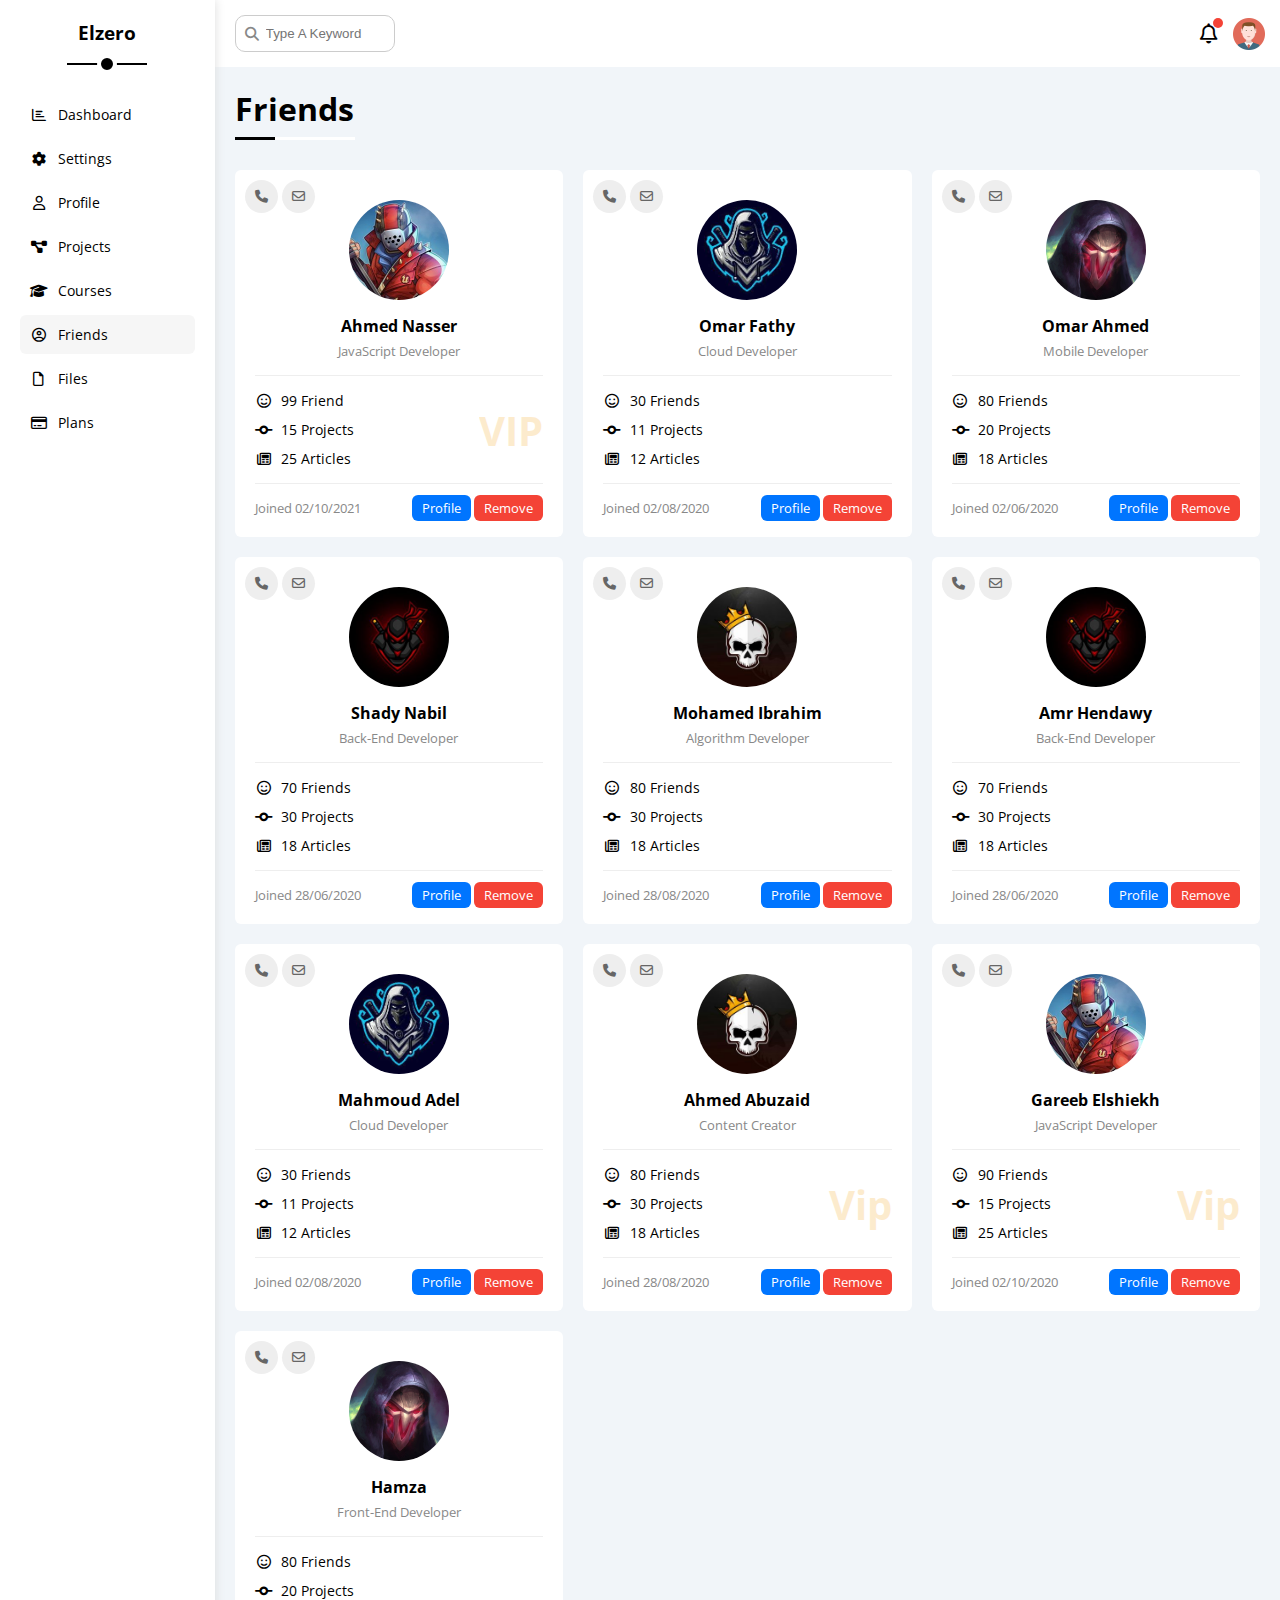
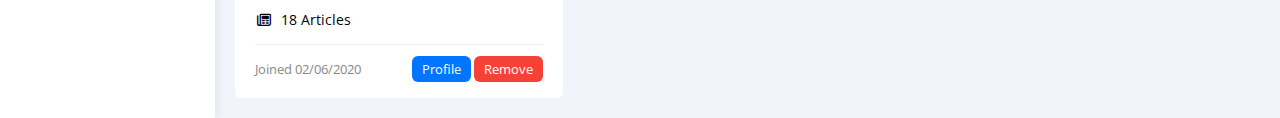
<file: Friends.html>
<!DOCTYPE html>
<html lang="en">
  <head>
    <meta charset="UTF-8" />
    <meta http-equiv="X-UA-Compatible" content="IE=edge" />
    <meta name="viewport" content="width=device-width, initial-scale=1.0" />
    <link rel="stylesheet" href="Css/all.min.css" />
    <link rel="stylesheet" href="Css/framework.css" />
    <link rel="stylesheet" href="Css/master.css" />
    <!-- Google Fonts -->
    <link rel="preconnect" href="https://fonts.googleapis.com" />
    <link rel="preconnect" href="https://fonts.gstatic.com" crossorigin />
    <link
      href="https://fonts.googleapis.com/css2?family=Open+Sans:wght@300;500&#038;display=swap"
      rel="stylesheet"
    />
    <title>Friends</title>
  </head>
  <body>
    <div class="page d-flex">
      <div class="sidebar bg-white p-20 p-relative">
        <h3 class="p-relative txt-c mt-0">Elzero</h3>
        <ul>
          <li>
            <a class="d-flex align-center fs-14 c-black rad-6 p-10" href="Index.html">
              <i class="fa-regular fa-chart-bar fa-fw"></i>
              <span>Dashboard</span>
            </a>
          </li>
          <li>
            <a class="d-flex align-center fs-14 c-black rad-6 p-10" href="Settings.html">
              <i class="fa-solid fa-gear fa-fw"></i>
              <span>Settings</span>
            </a>
          </li>
          <li>
            <a class="d-flex align-center fs-14 c-black rad-6 p-10" href="Profile.html">
              <i class="fa-regular fa-user fa-fw"></i>
              <span>Profile</span>
            </a>
          </li>
          <li>
            <a class="d-flex align-center fs-14 c-black rad-6 p-10" href="Projects.html">
              <i class="fa-solid fa-diagram-project fa-fw"></i>
              <span>Projects</span>
            </a>
          </li>
          <li>
            <a class="d-flex align-center fs-14 c-black rad-6 p-10" href="Courses.html">
              <i class="fa-solid fa-graduation-cap fa-fw"></i>
              <span>Courses</span>
            </a>
          </li>
          <li>
            <a class="active d-flex align-center fs-14 c-black rad-6 p-10" href="Friends.html">
              <i class="fa-regular fa-circle-user fa-fw"></i>
              <span>Friends</span>
            </a>
          </li>
          <li>
            <a class="d-flex align-center fs-14 c-black rad-6 p-10" href="Files.html">
              <i class="fa-regular fa-file fa-fw"></i>
              <span>Files</span>
            </a>
          </li>
          <li>
            <a class="d-flex align-center fs-14 c-black rad-6 p-10" href="Plans.html">
              <i class="fa-regular fa-credit-card fa-fw"></i>
              <span>Plans</span>
            </a>
          </li>
        </ul>
      </div>
      <div class="content w-full">
        <!-- Start Head  -->
        <div class="head bg-white p-15 between-flex">
          <div class="search p-relative">
            <input class="p-10" type="search" placeholder="Type A Keyword" />
          </div>
          <div class="icons d-flex align-center">
            <span class="notification p-relative">
              <i class="fa-regular fa-bell fa-lg"></i>
            </span>
            <img src="Images/avatar.png" alt="" />
          </div>
        </div>
        <!-- End Head  -->
        <h1 class="p-relative">Friends</h1>
        <div class="friends-page d-grid m-20 gap-20">
          <div class="friend bg-white rad-6 p-20 p-relative">
            <div class="contact">
              <i class="fa-solid fa-phone"></i>
              <i class="fa-regular fa-envelope"></i>
            </div>
            <div class="txt-c">
              <img decoding="async" class="rad-half mt-10 mb-10 w-100 h-100" src="Images/friend-01.jpg" alt="" />
              <h4 class="m-0">Ahmed Nasser</h4>
              <p class="c-grey fs-13 mt-5 mb-0">JavaScript Developer</p>
            </div>
            <div class="icons fs-14 p-relative">
              <div class="mb-10">
                <i class="fa-regular fa-face-smile fa-fw"></i>
                <span>99 Friend</span>
              </div>
              <div class="mb-10">
                <i class="fa-solid fa-code-commit fa-fw"></i>
                <span>15 Projects</span>
              </div>
              <div>
                <i class="fa-regular fa-newspaper fa-fw"></i>
                <span>25 Articles</span>
              </div>
              <span class="vip fw-bold c-orange">VIP</span>
            </div>
            <div class="info between-flex fs-13">
              <span class="c-grey">Joined 02/10/2021</span>
              <div>
                <a class="bg-blue c-white btn-shape" href="profile.html">Profile</a>
                <a class="bg-red c-white btn-shape" href="#">Remove</a>
              </div>
            </div>
          </div>
          <div class="friend bg-white rad-6 p-20 p-relative">
            <div class="contact">
              <i class="fa-solid fa-phone"></i>
              <i class="fa-regular fa-envelope"></i>
            </div>
            <div class="txt-c">
              <img decoding="async" class="rad-half mt-10 mb-10 w-100 h-100" src="Images/friend-02.jpg" alt="" />
              <h4 class="m-0">Omar Fathy</h4>
              <p class="c-grey fs-13 mt-5 mb-0">Cloud Developer</p>
            </div>
            <div class="icons fs-14 p-relative">
              <div class="mb-10">
                <i class="fa-regular fa-face-smile fa-fw"></i>
                <span>30 Friends</span>
              </div>
              <div class="mb-10">
                <i class="fa-solid fa-code-commit fa-fw"></i>
                <span>11 Projects</span>
              </div>
              <div>
                <i class="fa-regular fa-newspaper fa-fw"></i>
                <span>12 Articles</span>
              </div>
            </div>
            <div class="info between-flex fs-13">
              <span class="c-grey">Joined 02/08/2020</span>
              <div>
                <a class="bg-blue c-white btn-shape" href="profile.html">Profile</a>
                <a class="bg-red c-white btn-shape" href="">Remove</a>
              </div>
            </div>
          </div>
          <div class="friend bg-white rad-6 p-20 p-relative">
            <div class="contact">
              <i class="fa-solid fa-phone"></i>
              <i class="fa-regular fa-envelope"></i>
            </div>
            <div class="txt-c">
              <img decoding="async" class="rad-half mt-10 mb-10 w-100 h-100" src="Images/friend-03.jpg" alt="" />
              <h4 class="m-0">Omar Ahmed</h4>
              <p class="c-grey fs-13 mt-5 mb-0">Mobile Developer</p>
            </div>
            <div class="icons fs-14 p-relative">
              <div class="mb-10">
                <i class="fa-regular fa-face-smile fa-fw"></i>
                <span>80 Friends</span>
              </div>
              <div class="mb-10">
                <i class="fa-solid fa-code-commit fa-fw"></i>
                <span>20 Projects</span>
              </div>
              <div>
                <i class="fa-regular fa-newspaper fa-fw"></i>
                <span>18 Articles</span>
              </div>
            </div>
            <div class="info between-flex fs-13">
              <span class="c-grey">Joined 02/06/2020</span>
              <div>
                <a class="bg-blue c-white btn-shape" href="profile.html">Profile</a>
                <a class="bg-red c-white btn-shape" href="">Remove</a>
              </div>
            </div>
          </div>
          <div class="friend bg-white rad-6 p-20 p-relative">
            <div class="contact">
              <i class="fa-solid fa-phone"></i>
              <i class="fa-regular fa-envelope"></i>
            </div>
            <div class="txt-c">
              <img decoding="async" class="rad-half mt-10 mb-10 w-100 h-100" src="Images/friend-04.jpg" alt="" />
              <h4 class="m-0">Shady Nabil</h4>
              <p class="c-grey fs-13 mt-5 mb-0">Back-End Developer</p>
            </div>
            <div class="icons fs-14 p-relative">
              <div class="mb-10">
                <i class="fa-regular fa-face-smile fa-fw"></i>
                <span>70 Friends</span>
              </div>
              <div class="mb-10">
                <i class="fa-solid fa-code-commit fa-fw"></i>
                <span>30 Projects</span>
              </div>
              <div>
                <i class="fa-regular fa-newspaper fa-fw"></i>
                <span>18 Articles</span>
              </div>
            </div>
            <div class="info between-flex fs-13">
              <span class="c-grey">Joined 28/06/2020</span>
              <div>
                <a class="bg-blue c-white btn-shape" href="profile.html">Profile</a>
                <a class="bg-red c-white btn-shape" href="">Remove</a>
              </div>
            </div>
          </div>
          <div class="friend bg-white rad-6 p-20 p-relative">
            <div class="contact">
              <i class="fa-solid fa-phone"></i>
              <i class="fa-regular fa-envelope"></i>
            </div>
            <div class="txt-c">
              <img decoding="async" class="rad-half mt-10 mb-10 w-100 h-100" src="Images/friend-05.jpg" alt="" />
              <h4 class="m-0">Mohamed Ibrahim</h4>
              <p class="c-grey fs-13 mt-5 mb-0">Algorithm Developer</p>
            </div>
            <div class="icons fs-14 p-relative">
              <div class="mb-10">
                <i class="fa-regular fa-face-smile fa-fw"></i>
                <span>80 Friends</span>
              </div>
              <div class="mb-10">
                <i class="fa-solid fa-code-commit fa-fw"></i>
                <span>30 Projects</span>
              </div>
              <div>
                <i class="fa-regular fa-newspaper fa-fw"></i>
                <span>18 Articles</span>
              </div>
            </div>
            <div class="info between-flex fs-13">
              <span class="c-grey">Joined 28/08/2020</span>
              <div>
                <a class="bg-blue c-white btn-shape" href="profile.html">Profile</a>
                <a class="bg-red c-white btn-shape" href="">Remove</a>
              </div>
            </div>
          </div>
          <div class="friend bg-white rad-6 p-20 p-relative">
            <div class="contact">
              <i class="fa-solid fa-phone"></i>
              <i class="fa-regular fa-envelope"></i>
            </div>
            <div class="txt-c">
              <img decoding="async" class="rad-half mt-10 mb-10 w-100 h-100" src="Images/friend-04.jpg" alt="" />
              <h4 class="m-0">Amr Hendawy</h4>
              <p class="c-grey fs-13 mt-5 mb-0">Back-End Developer</p>
            </div>
            <div class="icons fs-14 p-relative">
              <div class="mb-10">
                <i class="fa-regular fa-face-smile fa-fw"></i>
                <span>70 Friends</span>
              </div>
              <div class="mb-10">
                <i class="fa-solid fa-code-commit fa-fw"></i>
                <span>30 Projects</span>
              </div>
              <div>
                <i class="fa-regular fa-newspaper fa-fw"></i>
                <span>18 Articles</span>
              </div>
            </div>
            <div class="info between-flex fs-13">
              <span class="c-grey">Joined 28/06/2020</span>
              <div>
                <a class="bg-blue c-white btn-shape" href="profile.html">Profile</a>
                <a class="bg-red c-white btn-shape" href="">Remove</a>
              </div>
            </div>
          </div>
          <div class="friend bg-white rad-6 p-20 p-relative">
            <div class="contact">
              <i class="fa-solid fa-phone"></i>
              <i class="fa-regular fa-envelope"></i>
            </div>
            <div class="txt-c">
              <img decoding="async" class="rad-half mt-10 mb-10 w-100 h-100" src="Images/friend-02.jpg" alt="" />
              <h4 class="m-0">Mahmoud Adel</h4>
              <p class="c-grey fs-13 mt-5 mb-0">Cloud Developer</p>
            </div>
            <div class="icons fs-14 p-relative">
              <div class="mb-10">
                <i class="fa-regular fa-face-smile fa-fw"></i>
                <span>30 Friends</span>
              </div>
              <div class="mb-10">
                <i class="fa-solid fa-code-commit fa-fw"></i>
                <span>11 Projects</span>
              </div>
              <div>
                <i class="fa-regular fa-newspaper fa-fw"></i>
                <span>12 Articles</span>
              </div>
            </div>
            <div class="info between-flex fs-13">
              <span class="c-grey">Joined 02/08/2020</span>
              <div>
                <a class="bg-blue c-white btn-shape" href="profile.html">Profile</a>
                <a class="bg-red c-white btn-shape" href="">Remove</a>
              </div>
            </div>
          </div>
          <div class="friend bg-white rad-6 p-20 p-relative">
            <div class="contact">
              <i class="fa-solid fa-phone"></i>
              <i class="fa-regular fa-envelope"></i>
            </div>
            <div class="txt-c">
              <img decoding="async" class="rad-half mt-10 mb-10 w-100 h-100" src="Images/friend-05.jpg" alt="" />
              <h4 class="m-0">Ahmed Abuzaid</h4>
              <p class="c-grey fs-13 mt-5 mb-0">Content Creator</p>
            </div>
            <div class="icons fs-14 p-relative">
              <div class="mb-10">
                <i class="fa-regular fa-face-smile fa-fw"></i>
                <span>80 Friends</span>
              </div>
              <div class="mb-10">
                <i class="fa-solid fa-code-commit fa-fw"></i>
                <span>30 Projects</span>
              </div>
              <div>
                <i class="fa-regular fa-newspaper fa-fw"></i>
                <span>18 Articles</span>
              </div>
              <span class="vip fw-bold c-orange">Vip</span>
            </div>
            <div class="info between-flex fs-13">
              <span class="c-grey">Joined 28/08/2020</span>
              <div>
                <a class="bg-blue c-white btn-shape" href="profile.html">Profile</a>
                <a class="bg-red c-white btn-shape" href="">Remove</a>
              </div>
            </div>
          </div>
          <div class="friend bg-white rad-6 p-20 p-relative">
            <div class="contact">
              <i class="fa-solid fa-phone"></i>
              <i class="fa-regular fa-envelope"></i>
            </div>
            <div class="txt-c">
              <img decoding="async" class="rad-half mt-10 mb-10 w-100 h-100" src="Images/friend-01.jpg" alt="" />
              <h4 class="m-0">Gareeb Elshiekh</h4>
              <p class="c-grey fs-13 mt-5 mb-0">JavaScript Developer</p>
            </div>
            <div class="icons fs-14 p-relative">
              <div class="mb-10">
                <i class="fa-regular fa-face-smile fa-fw"></i>
                <span>90 Friends</span>
              </div>
              <div class="mb-10">
                <i class="fa-solid fa-code-commit fa-fw"></i>
                <span>15 Projects</span>
              </div>
              <div>
                <i class="fa-regular fa-newspaper fa-fw"></i>
                <span>25 Articles</span>
              </div>
              <span class="vip fw-bold c-orange">Vip</span>
            </div>
            <div class="info between-flex fs-13">
              <span class="c-grey">Joined 02/10/2020</span>
              <div>
                <a class="bg-blue c-white btn-shape" href="profile.html">Profile</a>
                <a class="bg-red c-white btn-shape" href="">Remove</a>
              </div>
            </div>
          </div>
          <div class="friend bg-white rad-6 p-20 p-relative">
            <div class="contact">
              <i class="fa-solid fa-phone"></i>
              <i class="fa-regular fa-envelope"></i>
            </div>
            <div class="txt-c">
              <img decoding="async" class="rad-half mt-10 mb-10 w-100 h-100" src="Images/friend-03.jpg" alt="" />
              <h4 class="m-0">Hamza</h4>
              <p class="c-grey fs-13 mt-5 mb-0">Front-End Developer</p>
            </div>
            <div class="icons fs-14 p-relative">
              <div class="mb-10">
                <i class="fa-regular fa-face-smile fa-fw"></i>
                <span>80 Friends</span>
              </div>
              <div class="mb-10">
                <i class="fa-solid fa-code-commit fa-fw"></i>
                <span>20 Projects</span>
              </div>
              <div>
                <i class="fa-regular fa-newspaper fa-fw"></i>
                <span>18 Articles</span>
              </div>
            </div>
            <div class="info between-flex fs-13">
              <span class="c-grey">Joined 02/06/2020</span>
              <div>
                <a class="bg-blue c-white btn-shape" href="profile.html">Profile</a>
                <a class="bg-red c-white btn-shape" href="">Remove</a>
              </div>
            </div>
          </div>
        </div>
    </div>
  </body>
</html>
</file>
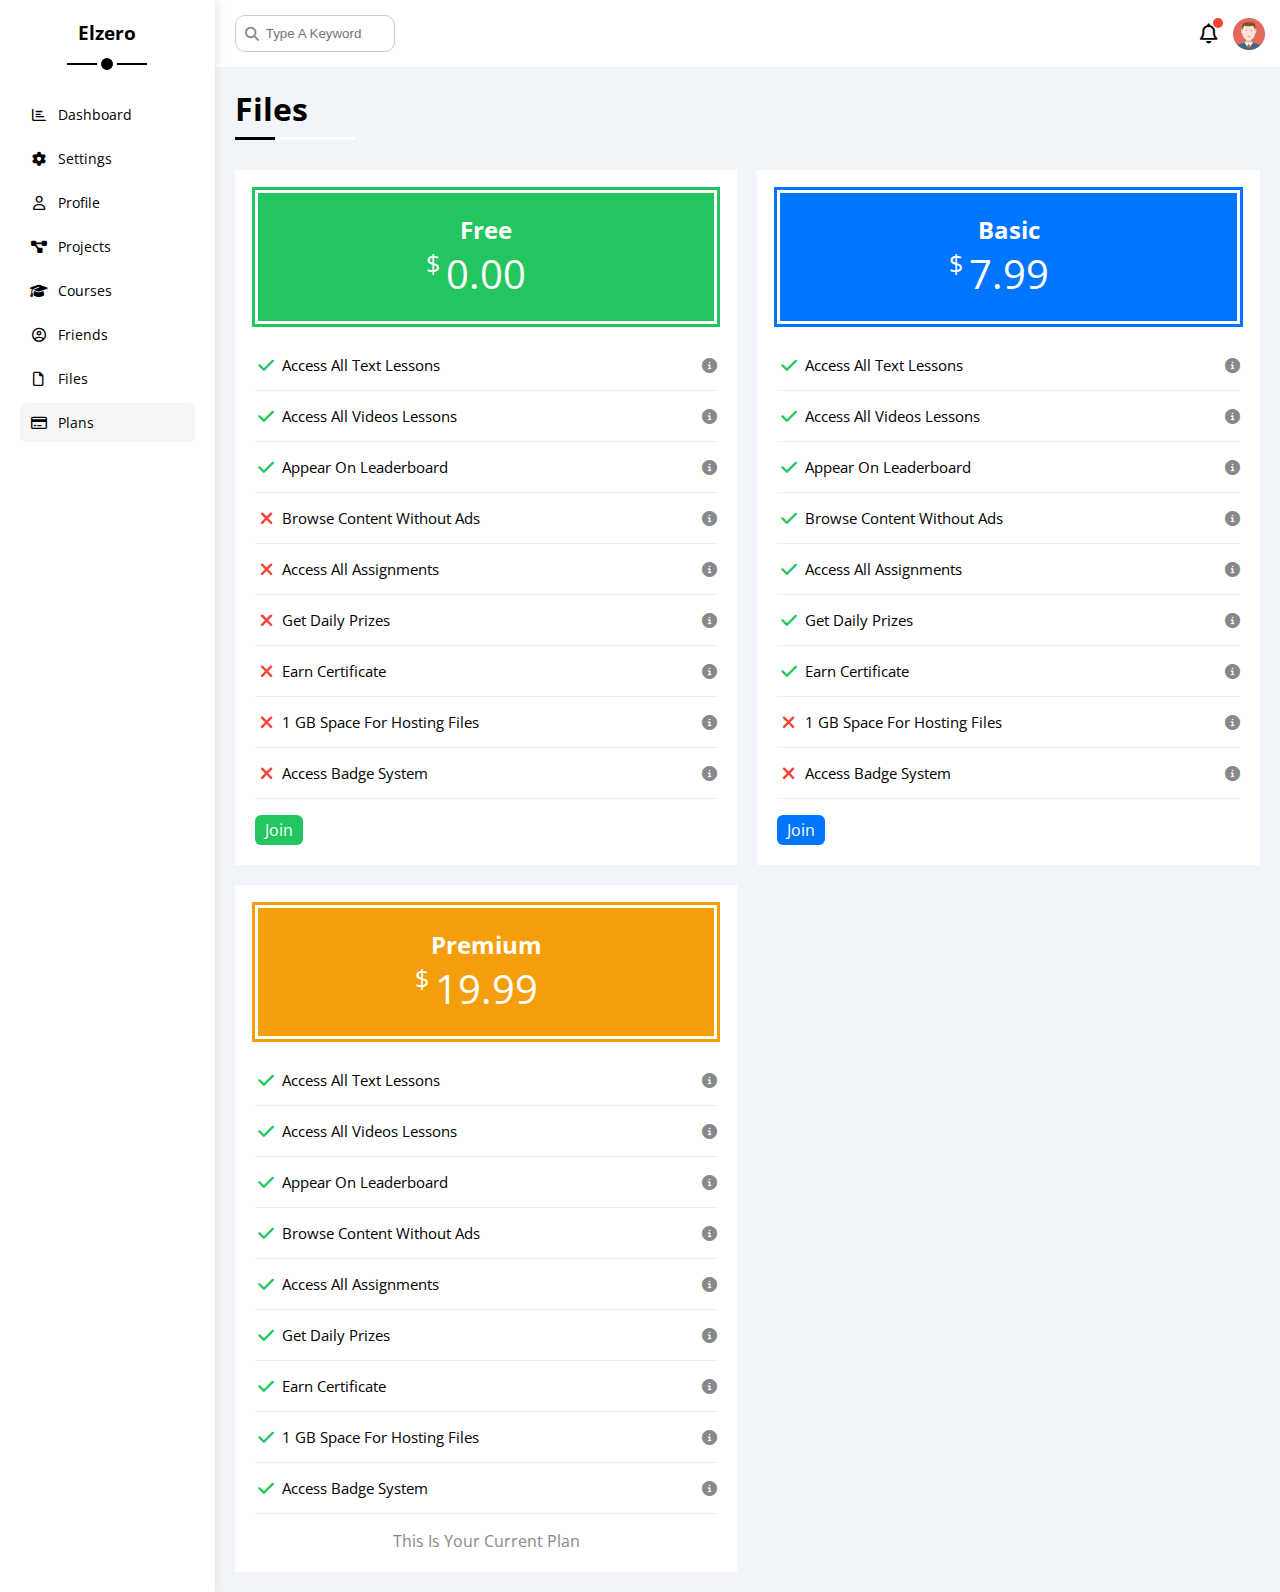
<file: Plans.html>
<!DOCTYPE html>
<html lang="en">
  <head>
    <meta charset="UTF-8" />
    <meta http-equiv="X-UA-Compatible" content="IE=edge" />
    <meta name="viewport" content="width=device-width, initial-scale=1.0" />
    <link rel="stylesheet" href="Css/all.min.css" />
    <link rel="stylesheet" href="Css/framework.css" />
    <link rel="stylesheet" href="Css/master.css" />
    <!-- Google Fonts -->
    <link rel="preconnect" href="https://fonts.googleapis.com" />
    <link rel="preconnect" href="https://fonts.gstatic.com" crossorigin />
    <link
      href="https://fonts.googleapis.com/css2?family=Open+Sans:wght@300;500&#038;display=swap"
      rel="stylesheet"
    />
    <title>Plans</title>
  </head>
  <body>
    <div class="page d-flex">
      <div class="sidebar bg-white p-20 p-relative">
        <h3 class="p-relative txt-c mt-0">Elzero</h3>
        <ul>
          <li>
            <a class="d-flex align-center fs-14 c-black rad-6 p-10" href="Index.html">
              <i class="fa-regular fa-chart-bar fa-fw"></i>
              <span>Dashboard</span>
            </a>
          </li>
          <li>
            <a class="d-flex align-center fs-14 c-black rad-6 p-10" href="Settings.html">
              <i class="fa-solid fa-gear fa-fw"></i>
              <span>Settings</span>
            </a>
          </li>
          <li>
            <a class="d-flex align-center fs-14 c-black rad-6 p-10" href="Profile.html">
              <i class="fa-regular fa-user fa-fw"></i>
              <span>Profile</span>
            </a>
          </li>
          <li>
            <a class="d-flex align-center fs-14 c-black rad-6 p-10" href="Projects.html">
              <i class="fa-solid fa-diagram-project fa-fw"></i>
              <span>Projects</span>
            </a>
          </li>
          <li>
            <a class="d-flex align-center fs-14 c-black rad-6 p-10" href="Courses.html">
              <i class="fa-solid fa-graduation-cap fa-fw"></i>
              <span>Courses</span>
            </a>
          </li>
          <li>
            <a class="d-flex align-center fs-14 c-black rad-6 p-10" href="Friends.html">
              <i class="fa-regular fa-circle-user fa-fw"></i>
              <span>Friends</span>
            </a>
          </li>
          <li>
            <a class="d-flex align-center fs-14 c-black rad-6 p-10" href="Files.html">
              <i class="fa-regular fa-file fa-fw"></i>
              <span>Files</span>
            </a>
          </li>
          <li>
            <a class="active d-flex align-center fs-14 c-black rad-6 p-10" href="Plans.html">
              <i class="fa-regular fa-credit-card fa-fw"></i>
              <span>Plans</span>
            </a>
          </li>
        </ul>
      </div>
      <div class="content w-full">
        <!-- Start Head  -->
        <div class="head bg-white p-15 between-flex">
          <div class="search p-relative">
            <input class="p-10" type="search" placeholder="Type A Keyword" />
          </div>
          <div class="icons d-flex align-center">
            <span class="notification p-relative">
              <i class="fa-regular fa-bell fa-lg"></i>
            </span>
            <img src="Images/avatar.png" alt="" />
          </div>
        </div>
        <!-- End Head  -->
        <h1 class="p-relative">Files</h1>
        <div class="plans-page d-grid m-20 gap-20">
          <div class="plan green bg-white p-20">
            <div class="top bg-green txt-c p-20">
              <h2 class="m-0 c-white">Free</h2>
              <div class="price c-white"><span>$</span>0.00</div>
            </div>
            <ul>
              <li>
                <i class="fa-solid fa-check fa-fw yes"></i>
                <span>Access All Text Lessons</span>
                <i class="fa-solid fa-circle-info help"></i>
              </li>
              <li>
                <i class="fa-solid fa-check fa-fw yes"></i>
                <span>Access All Videos Lessons</span>
                <i class="fa-solid fa-circle-info help"></i>
              </li>
              <li>
                <i class="fa-solid fa-check fa-fw yes"></i>
                <span>Appear On Leaderboard</span>
                <i class="fa-solid fa-circle-info help"></i>
              </li>
              <li>
                <i class="fa-solid fa-xmark fa-fw"></i>
                <span>Browse Content Without Ads</span>
                <i class="fa-solid fa-circle-info help"></i>
              </li>
              <li>
                <i class="fa-solid fa-xmark fa-fw"></i>
                <span>Access All Assignments</span>
                <i class="fa-solid fa-circle-info help"></i>
              </li>
              <li>
                <i class="fa-solid fa-xmark fa-fw"></i>
                <span>Get Daily Prizes</span>
                <i class="fa-solid fa-circle-info help"></i>
              </li>
              <li>
                <i class="fa-solid fa-xmark fa-fw"></i>
                <span>Earn Certificate</span>
                <i class="fa-solid fa-circle-info help"></i>
              </li>
              <li>
                <i class="fa-solid fa-xmark fa-fw"></i>
                <span>1 GB Space For Hosting Files</span>
                <i class="fa-solid fa-circle-info help"></i>
              </li>
              <li>
                <i class="fa-solid fa-xmark fa-fw"></i>
                <span>Access Badge System</span>
                <i class="fa-solid fa-circle-info help"></i>
              </li>
            </ul>
            <a href="#" class="btn-shape bg-green c-white d-block w-fit">Join</a>
          </div>
          <!-- Start Plan -->
          <div class="plan blue bg-white p-20">
            <div class="top bg-blue txt-c p-20">
              <h2 class="m-0 c-white">Basic</h2>
              <div class="price c-white"><span>$</span>7.99</div>
            </div>
            <ul class="list-none p-0">
              <li>
                <i class="fa-solid fa-check fa-fw yes"></i>
                <span>Access All Text Lessons</span>
                <i class="fa-solid fa-circle-info help"></i>
              </li>
              <li>
                <i class="fa-solid fa-check fa-fw yes"></i>
                <span>Access All Videos Lessons</span>
                <i class="fa-solid fa-circle-info help"></i>
              </li>
              <li>
                <i class="fa-solid fa-check fa-fw yes"></i>
                <span>Appear On Leaderboard</span>
                <i class="fa-solid fa-circle-info help"></i>
              </li>
              <li>
                <i class="fa-solid fa-check fa-fw yes"></i>
                <span>Browse Content Without Ads</span>
                <i class="fa-solid fa-circle-info help"></i>
              </li>
              <li>
                <i class="fa-solid fa-check fa-fw yes"></i>
                <span>Access All Assignments</span>
                <i class="fa-solid fa-circle-info help"></i>
              </li>
              <li>
                <i class="fa-solid fa-check fa-fw yes"></i>
                <span>Get Daily Prizes</span>
                <i class="fa-solid fa-circle-info help"></i>
              </li>
              <li>
                <i class="fa-solid fa-check fa-fw yes"></i>
                <span>Earn Certificate</span>
                <i class="fa-solid fa-circle-info help"></i>
              </li>
              <li>
                <i class="fa-solid fa-xmark fa-fw"></i>
                <span>1 GB Space For Hosting Files</span>
                <i class="fa-solid fa-circle-info help"></i>
              </li>
              <li>
                <i class="fa-solid fa-xmark fa-fw"></i>
                <span>Access Badge System</span>
                <i class="fa-solid fa-circle-info help"></i>
              </li>
            </ul>
            <a href="#" class="btn-shape bg-blue c-white d-block w-fit">Join</a>
          </div>
          <!-- End Plan -->
          <!-- Start Plan -->
          <div class="plan orange bg-white p-20">
            <div class="top bg-orange txt-c p-20">
              <h2 class="m-0 c-white">Premium</h2>
              <div class="price c-white"><span>$</span>19.99</div>
            </div>
            <ul class="list-none p-0">
              <li>
                <i class="fa-solid fa-check fa-fw yes"></i>
                <span>Access All Text Lessons</span>
                <i class="fa-solid fa-circle-info help"></i>
              </li>
              <li>
                <i class="fa-solid fa-check fa-fw yes"></i>
                <span>Access All Videos Lessons</span>
                <i class="fa-solid fa-circle-info help"></i>
              </li>
              <li>
                <i class="fa-solid fa-check fa-fw yes"></i>
                <span>Appear On Leaderboard</span>
                <i class="fa-solid fa-circle-info help"></i>
              </li>
              <li>
                <i class="fa-solid fa-check fa-fw yes"></i>
                <span>Browse Content Without Ads</span>
                <i class="fa-solid fa-circle-info help"></i>
              </li>
              <li>
                <i class="fa-solid fa-check fa-fw yes"></i>
                <span>Access All Assignments</span>
                <i class="fa-solid fa-circle-info help"></i>
              </li>
              <li>
                <i class="fa-solid fa-check fa-fw yes"></i>
                <span>Get Daily Prizes</span>
                <i class="fa-solid fa-circle-info help"></i>
              </li>
              <li>
                <i class="fa-solid fa-check fa-fw yes"></i>
                <span>Earn Certificate</span>
                <i class="fa-solid fa-circle-info help"></i>
              </li>
              <li>
                <i class="fa-solid fa-check fa-fw yes"></i>
                <span>1 GB Space For Hosting Files</span>
                <i class="fa-solid fa-circle-info help"></i>
              </li>
              <li>
                <i class="fa-solid fa-check fa-fw yes"></i>
                <span>Access Badge System</span>
                <i class="fa-solid fa-circle-info help"></i>
              </li>
            </ul>
            <p class="c-grey m-0 txt-c">This Is Your Current Plan</p>
          </div>
          <!-- End Plan -->
        </div>
    </div>
  </body>
</html>
</file>
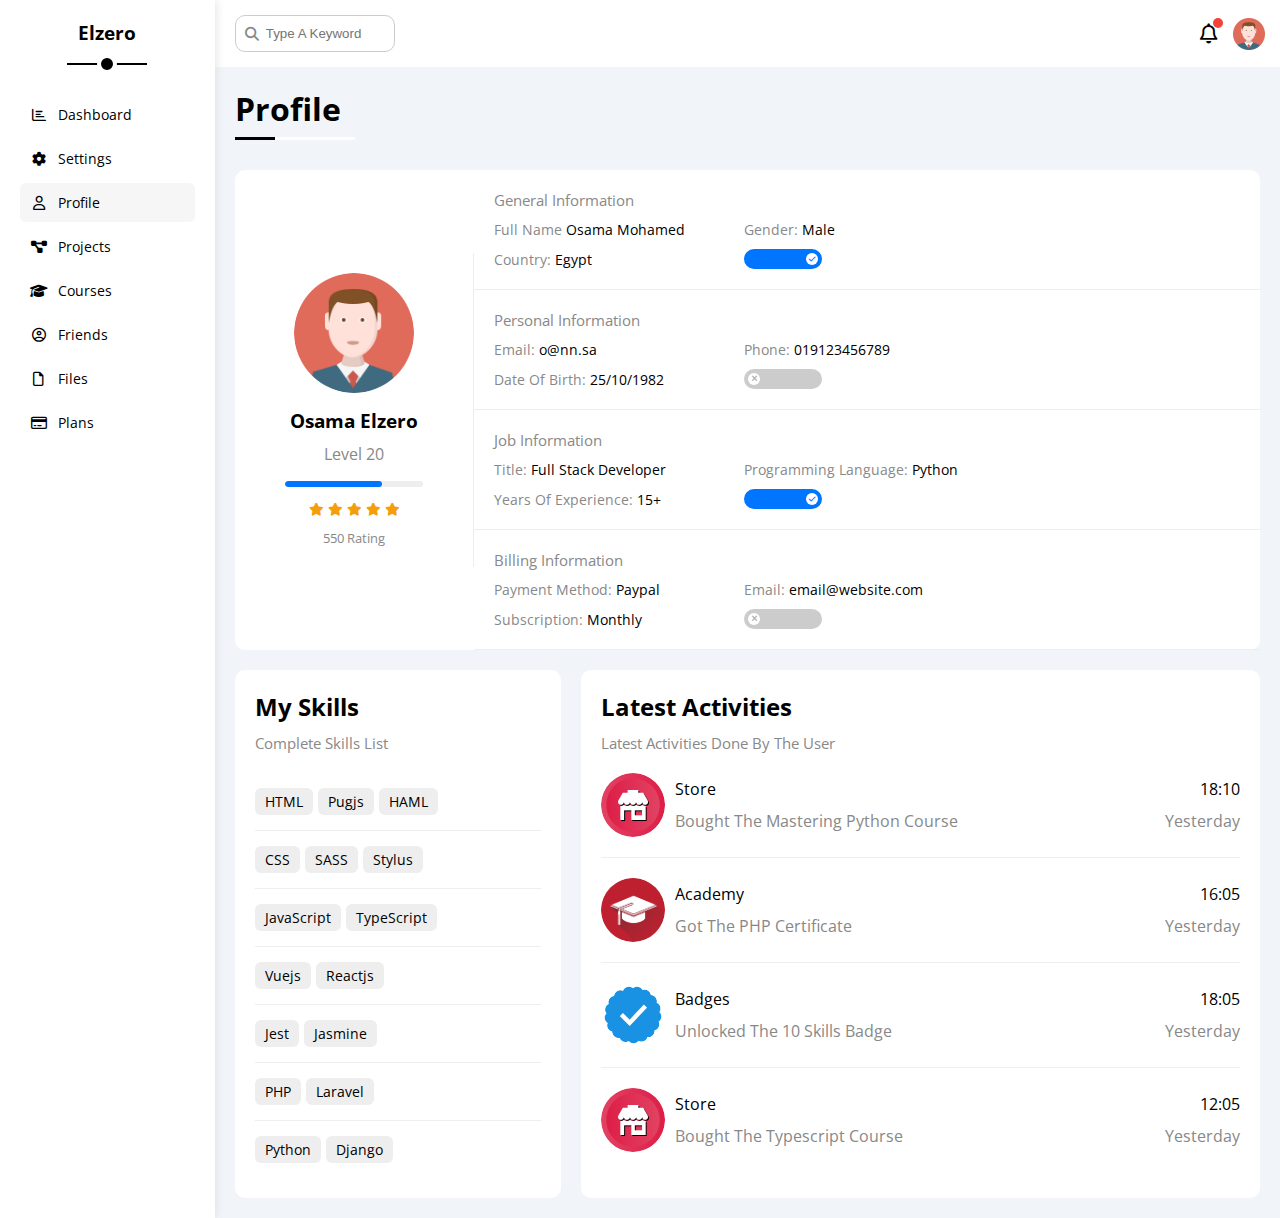
<file: Profile.html>
<!DOCTYPE html>
<html lang="en">
  <head>
    <meta charset="UTF-8" />
    <meta http-equiv="X-UA-Compatible" content="IE=edge" />
    <meta name="viewport" content="width=device-width, initial-scale=1.0" />
    <link rel="stylesheet" href="Css/all.min.css" />
    <link rel="stylesheet" href="Css/framework.css" />
    <link rel="stylesheet" href="Css/master.css" />
    <!-- Google Fonts -->
    <link rel="preconnect" href="https://fonts.googleapis.com" />
    <link rel="preconnect" href="https://fonts.gstatic.com" crossorigin />
    <link
      href="https://fonts.googleapis.com/css2?family=Open+Sans:wght@300;500&#038;display=swap"
      rel="stylesheet"
    />
    <title>Profile</title>
  </head>
  <body>
    <div class="page d-flex">
      <div class="sidebar bg-white p-20 p-relative">
        <h3 class="p-relative txt-c mt-0">Elzero</h3>
        <ul>
          <li>
            <a class="d-flex align-center fs-14 c-black rad-6 p-10" href="Index.html">
              <i class="fa-regular fa-chart-bar fa-fw"></i>
              <span>Dashboard</span>
            </a>
          </li>
          <li>
            <a class="d-flex align-center fs-14 c-black rad-6 p-10" href="Settings.html">
              <i class="fa-solid fa-gear fa-fw"></i>
              <span>Settings</span>
            </a>
          </li>
          <li>
            <a class="active d-flex align-center fs-14 c-black rad-6 p-10" href="Profile.html">
              <i class="fa-regular fa-user fa-fw"></i>
              <span>Profile</span>
            </a>
          </li>
          <li>
            <a class="d-flex align-center fs-14 c-black rad-6 p-10" href="Projects.html">
              <i class="fa-solid fa-diagram-project fa-fw"></i>
              <span>Projects</span>
            </a>
          </li>
          <li>
            <a class="d-flex align-center fs-14 c-black rad-6 p-10" href="Courses.html">
              <i class="fa-solid fa-graduation-cap fa-fw"></i>
              <span>Courses</span>
            </a>
          </li>
          <li>
            <a class="d-flex align-center fs-14 c-black rad-6 p-10" href="Friends.html">
              <i class="fa-regular fa-circle-user fa-fw"></i>
              <span>Friends</span>
            </a>
          </li>
          <li>
            <a class="d-flex align-center fs-14 c-black rad-6 p-10" href="Files.html">
              <i class="fa-regular fa-file fa-fw"></i>
              <span>Files</span>
            </a>
          </li>
          <li>
            <a class="d-flex align-center fs-14 c-black rad-6 p-10" href="Plans.html">
              <i class="fa-regular fa-credit-card fa-fw"></i>
              <span>Plans</span>
            </a>
          </li>
        </ul>
      </div>
      <div class="content w-full">
        <!-- Start Head  -->
        <div class="head bg-white p-15 between-flex">
          <div class="search p-relative">
            <input class="p-10" type="search" placeholder="Type A Keyword" />
          </div>
          <div class="icons d-flex align-center">
            <span class="notification p-relative">
              <i class="fa-regular fa-bell fa-lg"></i>
            </span>
            <img src="Images/avatar.png" alt="" />
          </div>
        </div>
        <!-- End Head  -->
        <h1 class="p-relative">Profile</h1>
        <div class="profile-page m-20">
          <!-- Start Overview -->
          <div class="overview bg-white rad-10 d-flex align-center">
            <div class="avatar-box txt-c p-20">
              <img class="rad-half mb-10" src="Images/avatar.png" alt="">
              <h3 class="m-0">Osama Elzero</h3>
              <p class="c-grey mt-10">Level 20</p>
              <div class="level rad-6 bg-eee p-relative">
                <span style="width:70%"></span>
              </div>
              <div class="rating mt-10 mb-10">
                <i class="fa-solid fa-star c-orange fs-13"></i>
                <i class="fa-solid fa-star c-orange fs-13"></i>
                <i class="fa-solid fa-star c-orange fs-13"></i>
                <i class="fa-solid fa-star c-orange fs-13"></i>
                <i class="fa-solid fa-star c-orange fs-13"></i>
              </div>
              <p class="c-grey m-0 fs-13">550 Rating</p>
            </div>
            <div class="info-box w-full txt-c-mobile">
              <!-- Start Information Row -->
              <div class="box p-20 d-flex align-center">
                <h4 class="c-grey fs-15 m-0 w-full">General Information</h4>
                <div class="fs-14">
                  <span class="c-grey">Full Name</span>
                  <span>Osama Mohamed</span>
                </div>
                <div class="fs-14">
                  <span class="c-grey">Gender:</span>
                  <span>Male</span>
                </div>
                <div class="fs-14">
                  <span class="c-grey">Country:</span>
                  <span>Egypt</span>
                </div>
                <div class="fs-14">
                  <label>
                    <input class="toggle-checkbox" type="checkbox" checked />
                    <div class="toggle-switch"></div>
                  </label>
                </div>
              </div>
              <!-- End Information Row -->
              <!-- Start Information Row -->
              <div class="box p-20 d-flex align-center">
                <h4 class="c-grey w-full fs-15 m-0">Personal Information</h4>
                <div class="fs-14">
                  <span class="c-grey">Email:</span>
                  <span>o@nn.sa</span>
                </div>
                <div class="fs-14">
                  <span class="c-grey">Phone:</span>
                  <span>019123456789</span>
                </div>
                <div class="fs-14">
                  <span class="c-grey">Date Of Birth:</span>
                  <span>25/10/1982</span>
                </div>
                <div class="fs-14">
                  <label>
                    <input class="toggle-checkbox" type="checkbox" />
                    <div class="toggle-switch"></div>
                  </label>
                </div>
              </div>
              <!-- End Information Row -->
              <!-- Start Information Row -->
              <div class="box p-20 d-flex align-center">
                <h4 class="c-grey w-full fs-15 m-0">Job Information</h4>
                <div class="fs-14">
                  <span class="c-grey">Title:</span>
                  <span>Full Stack Developer</span>
                </div>
                <div class="fs-14">
                  <span class="c-grey">Programming Language:</span>
                  <span>Python</span>
                </div>
                <div class="fs-14">
                  <span class="c-grey">Years Of Experience:</span>
                  <span>15+</span>
                </div>
                <div class="fs-14">
                  <label>
                    <input class="toggle-checkbox" type="checkbox" checked />
                    <div class="toggle-switch"></div>
                  </label>
                </div>
              </div>
              <!-- End Information Row -->
              <!-- Start Information Row -->
              <div class="box p-20 d-flex align-center">
                <h4 class="c-grey w-full fs-15 m-0">Billing Information</h4>
                <div class="fs-14">
                  <span class="c-grey">Payment Method:</span>
                  <span>Paypal</span>
                </div>
                <div class="fs-14">
                  <span class="c-grey">Email:</span>
                  <span>email@website.com</span>
                </div>
                <div class="fs-14">
                  <span class="c-grey">Subscription:</span>
                  <span>Monthly</span>
                </div>
                <div class="fs-14">
                  <label>
                    <input class="toggle-checkbox" type="checkbox" />
                    <div class="toggle-switch"></div>
                  </label>
                </div>
              </div>
              <!-- End Information Row -->
            </div>
          </div>
          <!-- End Overview -->
          <!-- Start Other Data -->
          <div class="other-data d-flex gap-20">
            <div class="skills-card p-20 bg-white rad-10 mt-20">
              <h2 class="mt-0 mb-10 ">My Skills</h2>
              <p class="mt-0 mb-20 c-grey fs-15">Complete Skills List</p>
              <ul class="m-0 txt-c-mobile">
                <li><span>HTML</span><span>Pugjs</span><span>HAML</span></li>
                <li><span>CSS</span><span>SASS</span><span>Stylus</span></li>
                <li><span>JavaScript</span><span>TypeScript</span></li>
                <li><span>Vuejs</span><span>Reactjs</span></li>
                <li><span>Jest</span><span>Jasmine</span></li>
                <li><span>PHP</span><span>Laravel</span></li>
                <li><span>Python</span><span>Django</span></li>
              </ul>
            </div>
            <div class="activities p-20 bg-white rad-10 mt-20">
              <h2 class="mt-0 mb-10">Latest Activities</h2>
              <p class="mt-0 mb-20 c-grey fs-15">Latest Activities Done By The User</p>
              <div class="activity d-flex align-center txt-c-mobile">
                <img decoding="async" src="Images/activity-01.png" alt="" />
                <div class="info">
                  <span class="d-block mb-10">Store</span>
                  <span class="c-grey">Bought The Mastering Python Course</span>
                </div>
                <div class="date">
                  <span class="d-block mb-10">18:10</span>
                  <span class="c-grey">Yesterday</span>
                </div>
              </div>
              <div class="activity d-flex align-center txt-c-mobile">
                <img decoding="async" src="Images/activity-02.png" alt="" />
                <div class="info">
                  <span class="d-block mb-10">Academy</span>
                  <span class="c-grey">Got The PHP Certificate</span>
                </div>
                <div class="date">
                  <span class="d-block mb-10">16:05</span>
                  <span class="c-grey">Yesterday</span>
                </div>
              </div>
              <div class="activity d-flex align-center txt-c-mobile">
                <img decoding="async" src="Images/activity-03.png" alt="" />
                <div class="info">
                  <span class="d-block mb-10">Badges</span>
                  <span class="c-grey">Unlocked The 10 Skills Badge</span>
                </div>
                <div class="date">
                  <span class="d-block mb-10">18:05</span>
                  <span class="c-grey">Yesterday</span>
                </div>
              </div>
              <div class="activity d-flex align-center txt-c-mobile">
                <img decoding="async" src="Images/activity-01.png" alt="" />
                <div class="info">
                  <span class="d-block mb-10">Store</span>
                  <span class="c-grey">Bought The Typescript Course</span>
                </div>
                <div class="date">
                  <span class="d-block mb-10">12:05</span>
                  <span class="c-grey">Yesterday</span>
                </div>
              </div>
            </div>
          <!-- End Other Data -->
        </div>
      </div>
    </div>
  </body>
</html>
</file>
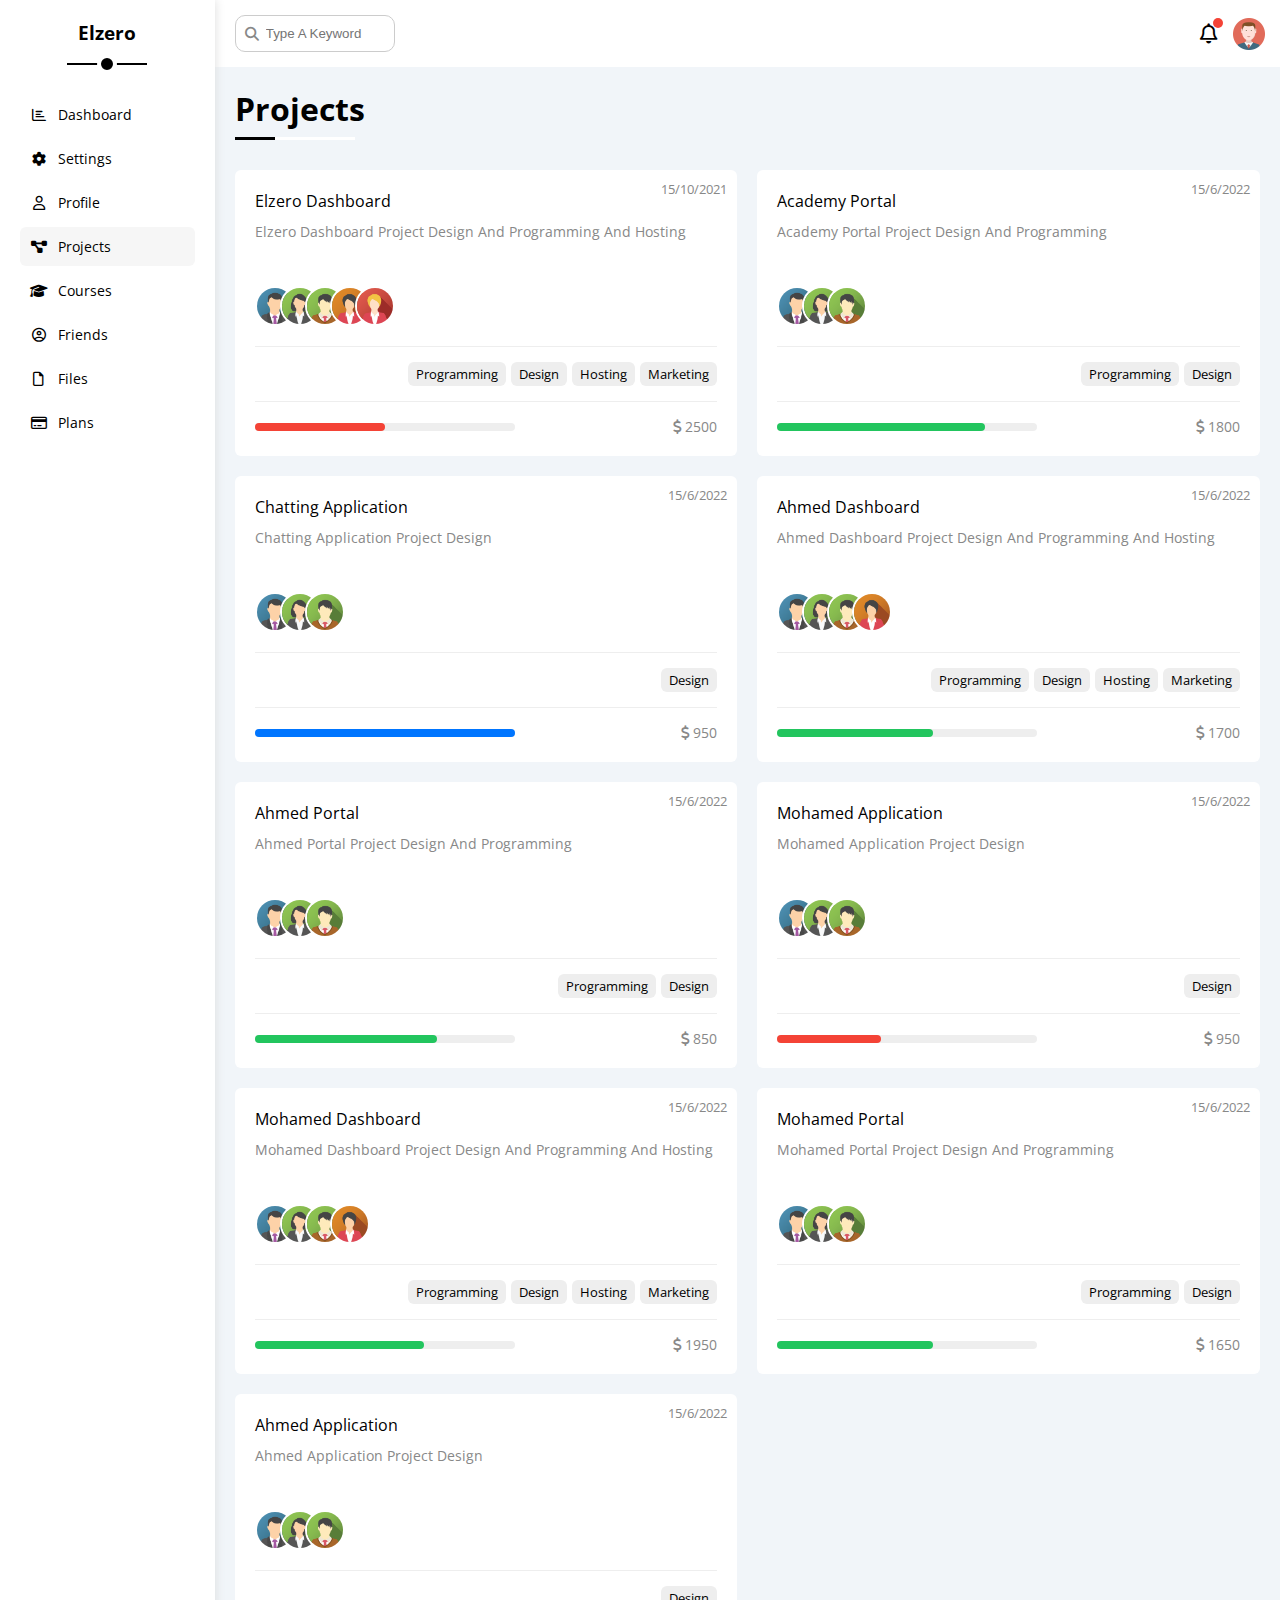
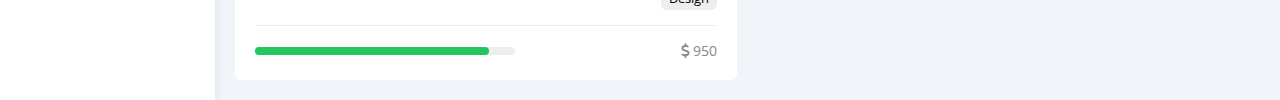
<file: Projects.html>
<!DOCTYPE html>
<html lang="en">
  <head>
    <meta charset="UTF-8" />
    <meta http-equiv="X-UA-Compatible" content="IE=edge" />
    <meta name="viewport" content="width=device-width, initial-scale=1.0" />
    <link rel="stylesheet" href="Css/all.min.css" />
    <link rel="stylesheet" href="Css/framework.css" />
    <link rel="stylesheet" href="Css/master.css" />
    <!-- Google Fonts -->
    <link rel="preconnect" href="https://fonts.googleapis.com" />
    <link rel="preconnect" href="https://fonts.gstatic.com" crossorigin />
    <link
      href="https://fonts.googleapis.com/css2?family=Open+Sans:wght@300;500&#038;display=swap"
      rel="stylesheet"
    />
    <title>Projects</title>
  </head>
  <body>
    <div class="page d-flex">
      <div class="sidebar bg-white p-20 p-relative">
        <h3 class="p-relative txt-c mt-0">Elzero</h3>
        <ul>
          <li>
            <a class="d-flex align-center fs-14 c-black rad-6 p-10" href="Index.html">
              <i class="fa-regular fa-chart-bar fa-fw"></i>
              <span>Dashboard</span>
            </a>
          </li>
          <li>
            <a class="d-flex align-center fs-14 c-black rad-6 p-10" href="Settings.html">
              <i class="fa-solid fa-gear fa-fw"></i>
              <span>Settings</span>
            </a>
          </li>
          <li>
            <a class="d-flex align-center fs-14 c-black rad-6 p-10" href="Profile.html">
              <i class="fa-regular fa-user fa-fw"></i>
              <span>Profile</span>
            </a>
          </li>
          <li>
            <a class="active d-flex align-center fs-14 c-black rad-6 p-10" href="Projects.html">
              <i class="fa-solid fa-diagram-project fa-fw"></i>
              <span>Projects</span>
            </a>
          </li>
          <li>
            <a class="d-flex align-center fs-14 c-black rad-6 p-10" href="Courses.html">
              <i class="fa-solid fa-graduation-cap fa-fw"></i>
              <span>Courses</span>
            </a>
          </li>
          <li>
            <a class="d-flex align-center fs-14 c-black rad-6 p-10" href="Friends.html">
              <i class="fa-regular fa-circle-user fa-fw"></i>
              <span>Friends</span>
            </a>
          </li>
          <li>
            <a class="d-flex align-center fs-14 c-black rad-6 p-10" href="Files.html">
              <i class="fa-regular fa-file fa-fw"></i>
              <span>Files</span>
            </a>
          </li>
          <li>
            <a class="d-flex align-center fs-14 c-black rad-6 p-10" href="Plans.html">
              <i class="fa-regular fa-credit-card fa-fw"></i>
              <span>Plans</span>
            </a>
          </li>
        </ul>
      </div>
      <div class="content w-full">
        <!-- Start Head  -->
        <div class="head bg-white p-15 between-flex">
          <div class="search p-relative">
            <input class="p-10" type="search" placeholder="Type A Keyword" />
          </div>
          <div class="icons d-flex align-center">
            <span class="notification p-relative">
              <i class="fa-regular fa-bell fa-lg"></i>
            </span>
            <img src="Images/avatar.png" alt="" />
          </div>
        </div>
        <!-- End Head  -->
        <h1 class="p-relative">Projects</h1>
        <div class="projects-page d-grid m-20 gap-20">
          <div class="project bg-white p-20 rad-6 p-relative">
            <span class="date fs-13 c-grey">15/10/2021</span>
            <h4 class="m-0">Elzero Dashboard</h4>
            <p class="c-grey mt-10 mb-10 fs-14">Elzero Dashboard Project Design And Programming And Hosting</p>
            <div class="team">
              <a href="#"><img decoding="async" src="Images/team-01.png" alt="" /></a>
              <a href="#"><img decoding="async" src="Images/team-02.png" alt="" /></a>
              <a href="#"><img decoding="async" src="Images/team-03.png" alt="" /></a>
              <a href="#"><img decoding="async" src="Images/team-04.png" alt="" /></a>
              <a href="#"><img decoding="async" src="Images/team-05.png" alt="" /></a>
            </div>
            <div class="do d-flex">
              <span class="fs-13 rad-6 bg-eee">Programming</span>
              <span class="fs-13 rad-6 bg-eee">Design</span>
              <span class="fs-13 rad-6 bg-eee">Hosting</span>
              <span class="fs-13 rad-6 bg-eee">Marketing</span>
            </div>
            <div class="info between-flex">
              <div class="prog bg-eee">
                <span class="bg-red" style="width: 50%"></span>
              </div>
              <div class="fs-14 c-grey">
                <i class="fa-solid fa-dollar-sign"></i>
                2500
              </div>
            </div>
          </div>
          <div class="project bg-white p-20 rad-6 p-relative">
            <span class="date fs-13 c-grey">15/6/2022</span>
            <h4 class="m-0">Academy Portal</h4>
            <p class="c-grey mt-10 mb-10 fs-14">Academy Portal Project Design And Programming</p>
            <div class="team">
              <a href="#"><img decoding="async" src="Images/team-01.png" alt="" /></a>
              <a href="#"><img decoding="async" src="Images/team-02.png" alt="" /></a>
              <a href="#"><img decoding="async" src="Images/team-03.png" alt="" /></a>
            </div>
            <div class="do d-flex">
              <span class="fs-13 rad-6 bg-eee">Programming</span>
              <span class="fs-13 rad-6 bg-eee">Design</span>
            </div>
            <div class="info between-flex">
              <div class="prog bg-eee">
                <span class="bg-green" style="width: 80%"></span>
              </div>
              <div class="fs-14 c-grey">
                <i class="fa-solid fa-dollar-sign"></i>
                1800
              </div>
            </div>
          </div>
          <div class="project bg-white p-20 rad-6 p-relative">
            <span class="date fs-13 c-grey">15/6/2022</span>
            <h4 class="m-0">Chatting Application</h4>
            <p class="c-grey mt-10 mb-10 fs-14">Chatting Application Project Design</p>
            <div class="team">
              <a href="#"><img decoding="async" src="Images/team-01.png" alt="" /></a>
              <a href="#"><img decoding="async" src="Images/team-02.png" alt="" /></a>
              <a href="#"><img decoding="async" src="Images/team-03.png" alt="" /></a>
            </div>
            <div class="do d-flex">
              <span class="fs-13 rad-6 bg-eee">Design</span>
            </div>
            <div class="info between-flex">
              <div class="prog bg-eee">
                <span class="bg-blue" style="width: 100%"></span>
              </div>
              <div class="fs-14 c-grey">
                <i class="fa-solid fa-dollar-sign"></i>
                950
              </div>
            </div>
          </div>
          <div class="project bg-white p-20 rad-6 p-relative">
            <span class="date fs-13 c-grey">15/6/2022</span>
            <h4 class="m-0">Ahmed Dashboard</h4>
            <p class="c-grey mt-10 mb-10 fs-14">Ahmed Dashboard Project Design And Programming And Hosting</p>
            <div class="team">
              <a href="#"><img decoding="async" src="Images/team-01.png" alt="" /></a>
              <a href="#"><img decoding="async" src="Images/team-02.png" alt="" /></a>
              <a href="#"><img decoding="async" src="Images/team-03.png" alt="" /></a>
              <a href="#"><img decoding="async" src="Images/team-04.png" alt="" /></a>
            </div>
            <div class="do d-flex">
              <span class="fs-13 rad-6 bg-eee">Programming</span>
              <span class="fs-13 rad-6 bg-eee">Design</span>
              <span class="fs-13 rad-6 bg-eee">Hosting</span>
              <span class="fs-13 rad-6 bg-eee">Marketing</span>
            </div>
            <div class="info between-flex">
              <div class="prog bg-eee">
                <span class="bg-green" style="width: 60%"></span>
              </div>
              <div class="fs-14 c-grey">
                <i class="fa-solid fa-dollar-sign"></i>
                1700
              </div>
            </div>
          </div>
          <div class="project bg-white p-20 rad-6 p-relative">
            <span class="date fs-13 c-grey">15/6/2022</span>
            <h4 class="m-0">Ahmed Portal</h4>
            <p class="c-grey mt-10 mb-10 fs-14">Ahmed Portal Project Design And Programming</p>
            <div class="team">
              <a href="#"><img decoding="async" src="Images/team-01.png" alt="" /></a>
              <a href="#"><img decoding="async" src="Images/team-02.png" alt="" /></a>
              <a href="#"><img decoding="async" src="Images/team-03.png" alt="" /></a>
            </div>
            <div class="do d-flex">
              <span class="fs-13 rad-6 bg-eee">Programming</span>
              <span class="fs-13 rad-6 bg-eee">Design</span>
            </div>
            <div class="info between-flex">
              <div class="prog bg-eee">
                <span class="bg-green" style="width: 70%"></span>
              </div>
              <div class="fs-14 c-grey">
                <i class="fa-solid fa-dollar-sign"></i>
                850
              </div>
            </div>
          </div>
          <div class="project bg-white p-20 rad-6 p-relative">
            <span class="date fs-13 c-grey">15/6/2022</span>
            <h4 class="m-0">Mohamed Application</h4>
            <p class="c-grey mt-10 mb-10 fs-14">Mohamed Application Project Design</p>
            <div class="team">
              <a href="#"><img decoding="async" src="Images/team-01.png" alt="" /></a>
              <a href="#"><img decoding="async" src="Images/team-02.png" alt="" /></a>
              <a href="#"><img decoding="async" src="Images/team-03.png" alt="" /></a>
            </div>
            <div class="do d-flex">
              <span class="fs-13 rad-6 bg-eee">Design</span>
            </div>
            <div class="info between-flex">
              <div class="prog bg-eee">
                <span class="bg-red" style="width: 40%"></span>
              </div>
              <div class="fs-14 c-grey">
                <i class="fa-solid fa-dollar-sign"></i>
                950
              </div>
            </div>
          </div>
          <div class="project bg-white p-20 rad-6 p-relative">
            <span class="date fs-13 c-grey">15/6/2022</span>
            <h4 class="m-0">Mohamed Dashboard</h4>
            <p class="c-grey mt-10 mb-10 fs-14">Mohamed Dashboard Project Design And Programming And Hosting</p>
            <div class="team">
              <a href="#"><img decoding="async" src="Images/team-01.png" alt="" /></a>
              <a href="#"><img decoding="async" src="Images/team-02.png" alt="" /></a>
              <a href="#"><img decoding="async" src="Images/team-03.png" alt="" /></a>
              <a href="#"><img decoding="async" src="Images/team-04.png" alt="" /></a>
            </div>
            <div class="do d-flex">
              <span class="fs-13 rad-6 bg-eee">Programming</span>
              <span class="fs-13 rad-6 bg-eee">Design</span>
              <span class="fs-13 rad-6 bg-eee">Hosting</span>
              <span class="fs-13 rad-6 bg-eee">Marketing</span>
            </div>
            <div class="info between-flex">
              <div class="prog bg-eee">
                <span class="bg-green" style="width: 65%"></span>
              </div>
              <div class="fs-14 c-grey">
                <i class="fa-solid fa-dollar-sign"></i>
                1950
              </div>
            </div>
          </div>
          <div class="project bg-white p-20 rad-6 p-relative">
            <span class="date fs-13 c-grey">15/6/2022</span>
            <h4 class="m-0">Mohamed Portal</h4>
            <p class="c-grey mt-10 mb-10 fs-14">Mohamed Portal Project Design And Programming</p>
            <div class="team">
              <a href="#"><img decoding="async" src="Images/team-01.png" alt="" /></a>
              <a href="#"><img decoding="async" src="Images/team-02.png" alt="" /></a>
              <a href="#"><img decoding="async" src="Images/team-03.png" alt="" /></a>
            </div>
            <div class="do d-flex">
              <span class="fs-13 rad-6 bg-eee">Programming</span>
              <span class="fs-13 rad-6 bg-eee">Design</span>
            </div>
            <div class="info between-flex">
              <div class="prog bg-eee">
                <span class="bg-green" style="width: 60%"></span>
              </div>
              <div class="fs-14 c-grey">
                <i class="fa-solid fa-dollar-sign"></i>
                1650
              </div>
            </div>
          </div>
          <div class="project bg-white p-20 rad-6 p-relative">
            <span class="date fs-13 c-grey">15/6/2022</span>
            <h4 class="m-0">Ahmed Application</h4>
            <p class="c-grey mt-10 mb-10 fs-14">Ahmed Application Project Design</p>
            <div class="team">
              <a href="#"><img decoding="async" src="Images/team-01.png" alt="" /></a>
              <a href="#"><img decoding="async" src="Images/team-02.png" alt="" /></a>
              <a href="#"><img decoding="async" src="Images/team-03.png" alt="" /></a>
            </div>
            <div class="do d-flex">
              <span class="fs-13 rad-6 bg-eee">Design</span>
            </div>
            <div class="info between-flex">
              <div class="prog bg-eee">
                <span class="bg-green" style="width: 90%"></span>
              </div>
              <div class="fs-14 c-grey">
                <i class="fa-solid fa-dollar-sign"></i>
                950
              </div>
            </div>
          </div>
        </div>
    </div>
  </body>
</html>
</file>
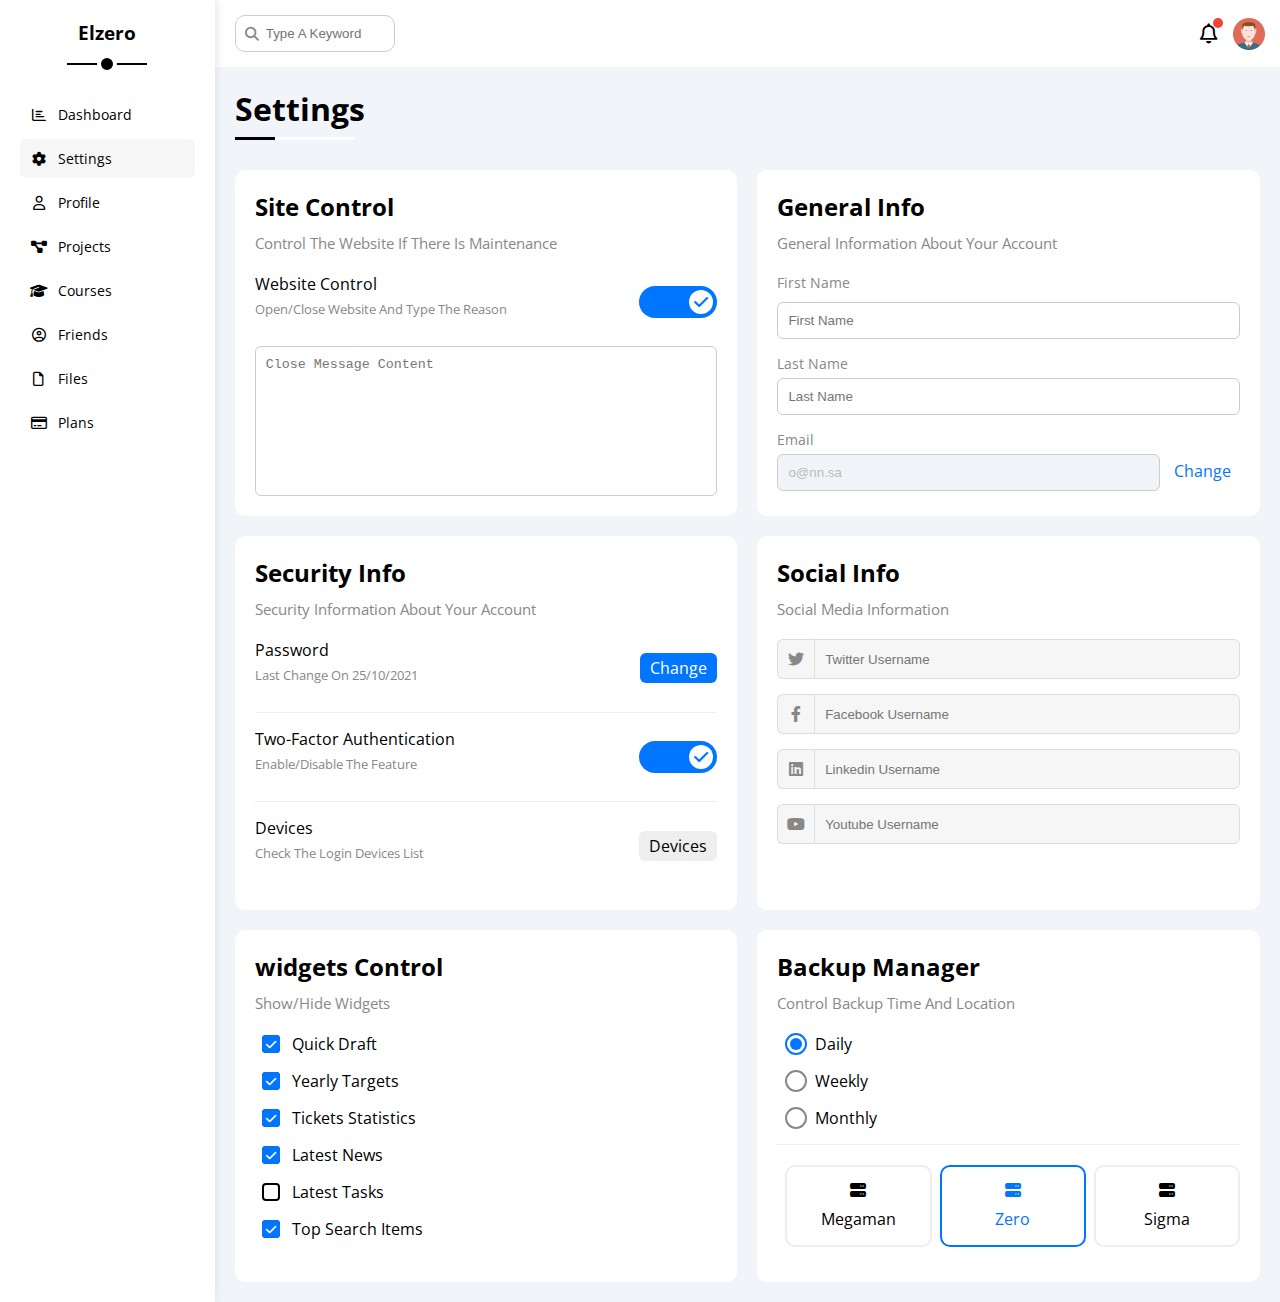
<file: Settings.html>
<!DOCTYPE html>
<html lang="en">
  <head>
    <meta charset="UTF-8" />
    <meta http-equiv="X-UA-Compatible" content="IE=edge" />
    <meta name="viewport" content="width=device-width, initial-scale=1.0" />
    <link rel="stylesheet" href="Css/all.min.css" />
    <link rel="stylesheet" href="Css/framework.css" />
    <link rel="stylesheet" href="Css/master.css" />
    <!-- Google Fonts -->
    <link rel="preconnect" href="https://fonts.googleapis.com" />
    <link rel="preconnect" href="https://fonts.gstatic.com" crossorigin />
    <link
      href="https://fonts.googleapis.com/css2?family=Open+Sans:wght@300;500&#038;display=swap"
      rel="stylesheet"
    />
    <title>Settings</title>
  </head>
  <body>
    <div class="page d-flex">
      <div class="sidebar bg-white p-20 p-relative">
        <h3 class="p-relative txt-c mt-0">Elzero</h3>
        <ul>
          <li>
            <a class="d-flex align-center fs-14 c-black rad-6 p-10" href="Index.html">
              <i class="fa-regular fa-chart-bar fa-fw"></i>
              <span>Dashboard</span>
            </a>
          </li>
          <li>
            <a class="active d-flex align-center fs-14 c-black rad-6 p-10" href="Settings.html">
              <i class="fa-solid fa-gear fa-fw"></i>
              <span>Settings</span>
            </a>
          </li>
          <li>
            <a class="d-flex align-center fs-14 c-black rad-6 p-10" href="Profile.html">
              <i class="fa-regular fa-user fa-fw"></i>
              <span>Profile</span>
            </a>
          </li>
          <li>
            <a class="d-flex align-center fs-14 c-black rad-6 p-10" href="Projects.html">
              <i class="fa-solid fa-diagram-project fa-fw"></i>
              <span>Projects</span>
            </a>
          </li>
          <li>
            <a class="d-flex align-center fs-14 c-black rad-6 p-10" href="Courses.html">
              <i class="fa-solid fa-graduation-cap fa-fw"></i>
              <span>Courses</span>
            </a>
          </li>
          <li>
            <a class="d-flex align-center fs-14 c-black rad-6 p-10" href="Friends.html">
              <i class="fa-regular fa-circle-user fa-fw"></i>
              <span>Friends</span>
            </a>
          </li>
          <li>
            <a class="d-flex align-center fs-14 c-black rad-6 p-10" href="Files.html">
              <i class="fa-regular fa-file fa-fw"></i>
              <span>Files</span>
            </a>
          </li>
          <li>
            <a class="d-flex align-center fs-14 c-black rad-6 p-10" href="Plans.html">
              <i class="fa-regular fa-credit-card fa-fw"></i>
              <span>Plans</span>
            </a>
          </li>
        </ul>
      </div>
      <div class="content w-full">
        <!-- Start Head  -->
        <div class="head bg-white p-15 between-flex">
          <div class="search p-relative">
            <input class="p-10" type="search" placeholder="Type A Keyword" />
          </div>
          <div class="icons d-flex align-center">
            <span class="notification p-relative">
              <i class="fa-regular fa-bell fa-lg"></i>
            </span>
            <img src="Images/avatar.png" alt="" />
          </div>
        </div>
        <!-- End Head  -->
        <h1 class="p-relative">Settings</h1>
        <div class="settings-page m-20 d-grid gap-20">
          <!-- Start Settings Box -->
          <div class="p-20 bg-white rad-10">
            <h2 class="mt-0 mb-10">Site Control</h2>
            <p class="mt-0 mb-20 c-grey fs-15">
              Control The Website If There Is Maintenance
            </p>
            <div class="mb-15 between-flex">
              <div>
                <span>Website Control</span>
                <p class="c-grey mt-5 mb-0 fs-13">
                  Open/Close Website And Type The Reason
                </p>
              </div>
              <div>
                <label>
                  <input class="toggle-checkbox" type="checkbox" checked />
                  <div class="toggle-switch"></div>
                </label>
              </div>
            </div>
            <textarea
              class="close-message b-none p-10 rad-6 d-block w-full"
              placeholder="Close Message Content"
            ></textarea>
          </div>
          <!-- End Settings Box-->
          <!-- Start Settings Box -->
          <div class="p-20 bg-white rad-10">
            <h2 class="mt-0 mb-10">General Info</h2>
            <p class="mt-0 mb-20 c-grey fs-15">General Information About Your Account</p>
            <div class="mb-15">
              <label class="fs-14 c-grey d-block mb-10" for="first">First Name</label>
              <input
                class="b-none border-ccc p-10 rad-6 d-block w-full"
                type="text"
                id="first"
                placeholder="First Name"
              />
            </div>
            <div class="mb-15">
              <label class="fs-14 c-grey d-block mb-5" for="last">Last Name</label>
              <input
                class="b-none border-ccc p-10 rad-6 d-block w-full"
                id="last"
                type="text"
                placeholder="Last Name"
              />
            </div>
            <div>
              <label class="fs-14 c-grey d-block mb-5" for="email">Email</label>
              <input
                class="email b-none border-ccc p-10 rad-6 w-full mr-10"
                id="email"
                type="email"
                value="o@nn.sa"
                disabled
              />
              <a class="c-blue" href="#">Change</a>
            </div>
          </div>
          <!-- End Settings Box-->
          <!-- Start Settings Box -->
          <div class="p-20 bg-white rad-10">
            <h2 class="mt-0 mb-10">Security Info</h2>
            <p class="mt-0 mb-20 c-grey fs-15">Security Information About Your Account</p>
            <div class="sec-box mb-15 between-flex">
              <div>
                <span>Password</span>
                <p class="c-grey mt-5 mb-0 fs-13">Last Change On 25/10/2021</p>
              </div>
              <a class="button bg-blue c-white btn-shape" href="">Change</a>
            </div>

            <div class="sec-box mb-15 between-flex">
              <div>
                <span>Two-Factor Authentication</span>
                <p class="c-grey mt-5 mb-0 fs-13">Enable/Disable The Feature</p>
              </div>
              <label>
                <input class="toggle-checkbox" type="checkbox" checked />
                <div class="toggle-switch"></div>
              </label>            
            </div>

            <div class="sec-box  between-flex">
              <div>
                <span>Devices</span>
                <p class="c-grey mt-5 mb-0 fs-13">Check The Login Devices List</p>
              </div>
              <a class=" bg-eee c-black btn-shape" href="">Devices</a>
            </div>
        </div>
        <!-- End Settings Box-->
        <!-- Start Settings Box -->
        <div class="social-boxes p-20 bg-white rad-10">
          <h2 class="mt-0 mb-10">Social Info</h2>
          <p class="mt-0 mb-20 c-grey fs-15">Social Media Information</p>
          <div class="d-flex align-center mb-15">
            <i class="fa-brands fa-twitter center-flex c-grey"></i>
            <input class="w-full" type="text" placeholder="Twitter Username" />
          </div>
          <div class="d-flex align-center mb-15">
            <i class="fa-brands fa-facebook-f center-flex c-grey"></i>
            <input class="w-full" type="text" placeholder="Facebook Username" />
          </div>
          <div class="d-flex align-center mb-15">
            <i class="fa-brands fa-linkedin center-flex c-grey"></i>
            <input class="w-full" type="text" placeholder="Linkedin Username" />
          </div>
          <div class="d-flex align-center">
            <i class="fa-brands fa-youtube center-flex c-grey"></i>
            <input class="w-full" type="text" placeholder="Youtube Username" />
          </div>
        </div>
      <!-- End Settings Box-->
        <!-- Start Settings Box -->
        <div class="widgets-control p-20 bg-white rad-10">
          <h2 class="mt-0 mb-10">widgets Control</h2>
          <p class="mt-0 mb-20 c-grey fs-15">Show/Hide Widgets</p>
          <div class="control d-flex align-center mb-15">
            <input type="checkbox" id="one" checked />
            <label for="one">Quick Draft</label>
          </div>
          <div class="control d-flex align-center mb-15">
            <input type="checkbox" id="two" checked />
            <label for="two">Yearly Targets</label>
          </div>
          <div class="control d-flex align-center mb-15">
            <input type="checkbox" id="three" checked />
            <label for="three">Tickets Statistics</label>
          </div>
          <div class="control d-flex align-center mb-15">
            <input type="checkbox" id="four" checked />
            <label for="four">Latest News</label>
          </div>
          <div class="control d-flex align-center mb-15">
            <input type="checkbox" id="five" />
            <label for="five">Latest Tasks</label>
          </div>
          <div class="control d-flex align-center mb-15">
            <input type="checkbox" id="six" checked />
            <label for="six">Top Search Items</label>
          </div>
        </div>
      <!-- End Settings Box-->
        <!-- Start Settings Box -->
        <div class="backup-control p-20 bg-white rad-10">
          <h2 class="mt-0 mb-10">Backup Manager</h2>
          <p class="mt-0 mb-20 c-grey fs-15">Control Backup Time And Location</p>
          <div class="date d-flex align-center mb-15">
            <input type="radio" name="time" id="daily" checked />
            <label for="daily">Daily</label>
          </div>
          <div class="date d-flex align-center mb-15">
            <input type="radio" name="time" id="weekly" />
            <label for="weekly">Weekly</label>
          </div>
          <div class="date d-flex align-center mb-15">
            <input type="radio" name="time" id="monthly" />
            <label for="monthly">Monthly</label>
          </div>
          <div class="servers d-flex align-center txt-c">
            <input type="radio" name="servers" id="server-one">
            <div class="server mb-15 rad-10 w-full">
              <label class="d-block m-15" for="server-one">
                <i class="fa-solid fa-server d-block mb-10"></i>
                Megaman
              </label>
            </div>
            <input type="radio" name="servers" id="server-two" checked />
            <div class="server mb-15 rad-10 w-full">
              <label class="d-block m-15" for="server-two">
                <i class="fa-solid fa-server d-block mb-10"></i>
                Zero
              </label>
            </div>
            <input type="radio" name="servers" id="server-three" />
            <div class="server mb-15 rad-10 w-full">
              <label class="d-block m-15" for="server-three">
                <i class="fa-solid fa-server d-block mb-10"></i>
                Sigma
              </label>
            </div>
          </div>
        </div>
      <!-- End Settings Box-->
      </div>
    </div>
  </body>
</html>
</file>
<file: Css/framework.css>
:root {
    --blue-color: #0075ff;
    --blue-alt-color: #0d69d5;
    --orange-color: #f59e0b;
    --green-color: #22c55e;
    --red-color: #f44336;
    --grey-color: #888;
  }
  /* Start Box */
  .d-flex {
    display: flex;
  }
  .f-wrap {
    flex-wrap: wrap;
  }
  .align-center {
    align-items: center;
  }
  .space-between {
    justify-content: space-between;
  }
  .d-grid {
    display: grid;
  }
  .gap-20 {
    gap: 20px;
  }
  .d-block {
    display: block;
  }
  @media (max-width: 767px) {
    .block-mobile {
      display: block;
    }
    .hide-mobile {
      display: none;
    }
  }
  /* End Box */
  /* Start Padding + Margin */
  .p-10 {
    padding: 10px;
  }
  .p-15 {
    padding: 15px;
  }
  .p-20 {
    padding: 20px;
  }
  .pt-10 {
    padding-top: 10px;
  }
  .pt-15 {
    padding-top: 15px;
  }
  .pt-20 {
    padding-top: 20px;
  }
  .pb-10 {
    padding-bottom: 10px;
  }
  .pb-15 {
    padding-bottom: 15px;
  }
  .pb-20 {
    padding-bottom: 20px;
  }
  .pl-15 {
    padding-left: 15px;
  }
  .m-0 {
    margin: 0;
  }
  .m-15 {
    margin: 15px;
  }
  .m-20 {
    margin: 20px;
  }
  .mt-0 {
    margin-top: 0;
  }
  .mt-5 {
    margin-top: 5px;
  }
  .mt-10 {
    margin-top: 10px;
  }
  .mt-15 {
    margin-top: 15px;
  }
  .mt-20 {
    margin-top: 20px;
  }
  .mt-25 {
    margin-top: 25px;
  }
  .mr-10 {
    margin-right: 10px;
  }
  .mr-15 {
    margin-right: 15px;
  }
  .mb-5 {
    margin-bottom: 5px;
  }
  .mb-10 {
    margin-bottom: 10px;
  }
  .mb-15 {
    margin-bottom: 15px;
  }
  .mb-20 {
    margin-bottom: 20px;
  }
  .mb-25 {
    margin-bottom: 25px;
  }
  /* End Padding + Margin */
  /* Start Color */
  .c-black {
    color: black;
  }
  .c-white {
    color: white;
  }
  .c-grey {
    color: var(--grey-color);
  }
  .c-red {
    color: var(--red-color);
  }
  .c-green {
    color: var(--green-color);
  }
  .c-blue {
    color: var(--blue-color);
  }
  .c-orange {
    color: var(--orange-color);
  }
  .bg-red {
    background-color: var(--red-color);
  }
  .bg-green {
    background-color: var(--green-color);
  }
  .bg-blue {
    background-color: var(--blue-color);
  }
  .bg-orange {
    background-color: var(--orange-color);
  }
  .bg-white {
    background-color: white;
  }
  .bg-eee {
    background-color: #eee;
  }
  /* End Color */
  /* Start Position */
  .p-relative {
    position: relative;
  }
  .p-absolute {
    position: absolute;
  }
  /* End Position */
  /* Start Font */
  .txt-c {
    text-align: center;
  }
  .fs-13 {
    font-size: 13px;
  }
  .fs-14 {
    font-size: 14px;
  }
  .fs-15 {
    font-size: 15px;
  }
  .fs-25 {
    font-size: 25px;
  }
  .fw-bold {
    font-weight: bold;
  }
  @media (max-width: 767px) {
    .txt-c-mobile {
      text-align: center;
    }
  }
  /* End Font */
  /* Start Border */
  .rad-6 {
    border-radius: 6px;
  }
  .rad-10 {
    border-radius: 10px;
  }
  .rad-half {
    border-radius: 50%;
  }
  .b-none {
    border: none;
  }
  .border-ccc {
    border: 1px solid #ccc;
  }
  .border-eee {
    border: 1px solid #eee;
  }
  
  /* End Border */
  /* Start Width + Height */
  .w-full {
    width: 100%;
  }
  .w-100 {
    width: 100px;
  }
  .w-fit {
    width: fit-content;
  }
  .h-full {
    height: 100%;
  }
  .h-100 {
    height: 100px;
  }
  /* End Width + Height */
  /* Start Components */
  .center-flex {
    display: flex;
    align-items: center;
    justify-content: center;
  }
  .between-flex {
    display: flex;
    align-items: center;
    justify-content: space-between;
  }
  .btn-shape {
    padding: 4px 10px;
    border-radius: 6px;
  }
  /* End Components */
</file>
<file: Css/master.css>
:root {
  --blue-color: #0075ff;
  --blue-alt-color: #0d69d5;
  --orange-color: #f59e0b;
  --green-color: #22c55e;
  --red-color: #f44336;
  --grey-color: #888;
}
* {
    box-sizing: border-box;
}
body {
    font-family: "Open Sans", sans-serif;
    margin: 0;
}
*:focus {
    outline: none;
} 
a {
    text-decoration: none;
}
ul {
    list-style: none;
    padding: 0;
}
::-webkit-scrollbar {
  width: 15px;
}
::-webkit-scrollbar-track {
  background-color: white;
}
::-webkit-scrollbar-thumb {
  background-color: var(--blue-color);
}
::-webkit-scrollbar-thumb:hover {
  background-color: var(--blue-alt-color);
}
.page {
    background-color: #f1f5f9;
    min-height: 100vh;
}
/* Start Sidebar  */
.sidebar {
    width: 250px;
    box-shadow: 0 0 10px #ddd;
}
.sidebar > h3 {
    margin-bottom: 50px;
}
.sidebar > h3::before,
.sidebar > h3::after {
    content: "";
    background-color: black;
    position: absolute;
    transform: translateX(-50%);
    left: 50%;
}
.sidebar > h3::before {
    width: 80px;
    height: 2px;
    bottom: -20px;
}
.sidebar > h3::after {
    bottom: -29px;
    width: 12px;
    height: 12px;
    border-radius: 50%;
    border: 4px solid white;
}

.sidebar ul li a {
    transition: .3s;
    margin-bottom: 5px;
}
.sidebar ul li a:hover,
.sidebar ul li a.active {
    background-color: #f6f6f6;
}
.sidebar ul li a span {
    font-size: 14px;
    margin-left: 10px;
}
@media (max-width: 767px) {
    .sidebar {
        width: 58px;
        padding: 10px;
    }
    .sidebar > h3 {
        font-size: 13px;
        margin-bottom: 15px;
    }
    .sidebar > h3::before,
    .sidebar > h3::after {
        display: none;
    }
    .sidebar ul li a span {
        display: none;
    }

}
/* End Sidebar  */
/* Start Content  */
  .content {
    overflow: hidden;
  }
  .head .search::before {
    font-family: "Font Awesome 5 Free";
    content: "\f002";
    font-weight: 900;
    position: absolute;
    left: 15px;
    top: 50%;
    color: var(--grey-color);
    font-size: 14px;
    transform: translateY(-50%);
  }
  .head .search input {
    border: 1px solid #ccc;
    border-radius: 10px;
    margin-left: 5px;
    padding-left: 30px;
    width: 160px;
    transition: width 0.3s;
  }
  .head .search input:focus {
    width: 200px; 
  }
  .head .search input:focus::placeholder {
    opacity: 0;
  }
  .head .icons .notification::before {
    content: "";
    position: absolute;
    width: 10px;
    height: 10px;
    background-color: var(--red-color);
    border-radius: 50%;
    right: -5px;
    top: -5px;
  }
  .head .icons img {
    width: 32px;
    height: 32px;
    margin-left: 15px;
  }
  .page h1 {
    margin: 20px 20px 40px;
  }
  .page h1::before,
  .page h1::after {
    content: "";
    height: 3px;
    position: absolute;
    bottom: -10px;
    left: 0;
  }
  .page h1::before {
    background-color: white;
    width: 120px;
  }
  .page h1::after {
    background-color: black;
    width: 40px;
  }
  .wrapper {
    grid-template-columns: repeat(auto-fill, minmax(450px, 1fr));
    margin-left: 20px;
    margin-right: 20px;
    margin-bottom: 20px;
  }
  @media (max-width: 767px) {
    .wrapper {
      grid-template-columns: minmax(200px, 1fr);
      margin-left: 10px;
      margin-right: 10px;
      gap: 10px;
    }
  }
/* End Content  */
/* Start Welcome Widget */
.welcome {
  overflow: hidden;
}
.welcome .intro img {
  width: 200px;
  margin-bottom: -10px;
}
.welcome .avatar {
  width: 64px;
  height: 64px;
  border: 2px solid white;
  border-radius: 50%;
  padding: 2px;
  box-shadow: 0 0 5px #ddd ;
  margin-left: 20px;
  margin-top: -32px;
}
.welcome .body {
  border-top: 1px solid #eee;
  border-bottom: 1px solid #eee;
}
.welcome .body > div{
  flex: 1;
}
.welcome .visit {
  margin: 0 15px 15px auto;
  transition: .3s;
}
.welcome .visit:hover {
  background-color: var(--blue-alt-color);
}@media (max-width: 767px) {
  .welcome .intro {
    padding-bottom: 30px;
  }
  .welcome .avatar {
    margin-left: 0;
  }
  .welcome .body > div:not(:last-child) {
    margin-bottom: 20px;
  }
}
/* End Welcome Widget */
/* Start Quick Draft Widget */
.quick-draft textarea {
  resize: none;
  min-height: 180px;
}
.quick-draft .save {
  margin-left: auto;
  transition: .3s;
  cursor: pointer;
}
.quick-draft .save:hover {
  background-color: var(--blue-alt-color);

}
/* End Quick Draft Widget */
/* Start Targets  */
.targets .target-row .icon {
  width: 80px;
  height: 80px;
  margin-right: 15px;
}
.targets .details {
  flex: 1;
}
.targets .details .progress {
  height: 4px;
}
.targets .details .progress > span {
  position: absolute;
  left: 0;
  top: 0;
  height: 100%;
}
.targets .details .progress > span span {
  position: absolute;
  bottom: 16px;
  right: -16px;
  color: white;
  padding: 2px 5px;
  border-radius: 6px;
  font-size: 13px;
}
.targets .details .progress > span span::after {
  content: "";
  border-color: transparent;
  border-width: 5px;
  border-style: solid;
  position: absolute;
  bottom: -10px;
  left: 50%;
  transform: translateX(-50%);
}
.targets .details .progress > .blue span::after {
  border-top-color: var(--blue-color);
}
.targets .details .progress > .orange span::after {
  border-top-color: var(--orange-color);
}
.targets .details .progress > .green span::after {
  border-top-color: var(--green-color);
}
.blue .icon ,
.blue .progress {
  background-color: rgb(0, 117, 255 , 20%);
} 
.orange .icon ,
.orange .progress {
  background-color: rgb(245, 158, 11 , 20%);
} 
.green .icon ,
.green .progress {
  background-color: rgb(34, 197, 94 , 20%);
} 
/* End Targets  */
/* Start Tickets  */
.tickets .box {
  border: 1px solid #ccc;
  width: calc(50% - 10px);
}
@media (max-width: 767px) {
  .tickets .box {
    width: 100%;
  }
}
/* End Tickets  */
/* Start Latest News */
.latest-news .news-row:not(:last-of-type) {
  margin-bottom: 20px;
  padding-bottom: 20px;
  border-bottom: 1px solid #eee;
}
.latest-news .news-row img {
  width: 100px;
  border-radius: 6px;
  margin-right: 15px;
}
.latest-news .info {
  flex-grow: 1;
}
.latest-news .info h3 {
  margin: 0 0 6px;
  font-size: 16px;
}
@media (max-width: 767px) {
  .latest-news .news-row {
    display: block;
  }
  .latest-news .news-row .label {
    margin: 10px auto;
    width: fit-content;
  }
}
/* End Latest News */
/* Start Tasks */
.tasks .task-row:not(:last-of-type) {
  margin-bottom: 15px;
  padding-bottom: 15px;
  border-bottom: 1px solid #eee;
}
.tasks .info {
  flex-grow: 1;
}
.tasks .done {
  opacity: .3;
}
.tasks .done h3,
.tasks .done p 
{
  text-decoration: line-through;
}
.tasks .delete {
  cursor: pointer;
  transition: .3s;
} 
.tasks .delete:hover {
  color: var(--red-color);
}
/* End Tasks */
/* start Latest Uploads */
.latest-uploads ul li:not(:last-child) {
  border-bottom: 1px solid #eee;
}
.latest-uploads ul li img{
  width: 40px;
  height: 40px;
}
/* End Latest Uploads */
/* Start Last Project Progress  */
.last-project ul::before {
  content: "";
  position: absolute;
  left: 11px;
  width: 2px;
  height: 100%;
  background-color: var(--blue-color);
}
.last-project ul li::before {
  content: "";
  width: 20px;
  height: 20px;
  display: block;
  border-radius: 50%;
  background-color: white;
  border: 2px solid white;
  outline: 2px solid var(--blue-color);
  margin-right: 15px;
  z-index: 1;
}
.last-project ul li.done::before {
  background-color: var(--blue-color);
}
.last-project ul li.current::before {
  animation: change-color .8s infinite alternate;
}
.last-project .lanch-icon {
  position: absolute;
  width: 160px;
  right: 0;
  bottom: 0;
  opacity: .1;
}
/* End Last Project Progress  */
/* Start Reminders */
.reminders ul li .key {
  width: 15px;
  height: 15px;
}
.reminders ul li > .blue {
  border-left: 2px solid var(--blue-color);
}
.reminders ul li > .green {
  border-left: 2px solid var(--green-color);
}
.reminders ul li > .orange {
  border-left: 2px solid var(--orange-color);
}
.reminders ul li > .red {
  border-left: 2px solid var(--red-color);
}
/* End Reminders */
/* Start Latest Post */
.latest-post .avatar {
  width: 48px;
  height: 48px;
}
.latest-post .post-content {
  text-transform: capitalize;
  line-height: 1.8;
  border-top: 1px solid #eee;
  border-bottom: 1px solid #eee;
  min-height: 140px;
}
/* End Latest Post */
/* Start Social Media */
.social-media .box {
  padding-left: 70px;
}
.social-media .box i {
  position: absolute;
  left: 0;
  top: 0;
  width: 52px;
  transition: .3s;
}
.social-media .box i:hover {
  transform: rotate(5deg);
}
.social-media .twitter {
  background-color: rgb(29, 161, 226 , .2);
  color: #1da1e2;
}
.social-media .twitter i,
.social-media .twitter a {
  background-color: #1da1e2;
}
.social-media .facebook {
  background-color: rgb(24 119 242 / 20%);
  color: #1da1f2;
}
.social-media .facebook i,
.social-media .facebook a {
  background-color: #1877f2;
}
.social-media .youtube {
  background-color: rgb(255 0 0 / 20%);
  color: #ff0000;
}
.social-media .youtube i,
.social-media .youtube a {
  background-color: #ff0000;
}
.social-media .linkedin {
  background-color: rgb(0 119 181 / 20%);
  color: #0077b5;
}
.social-media .linkedin i,
.social-media .linkedin a {
  background-color: #0077b5;
}
/* End Social Media */
/* Start Project Table  */
.projects .responsive-table {
  overflow-x: auto;
}
.projects table {
  min-width: 1000px;
  border-spacing: 0;
}
.projects thead td {
  background-color: #eee;
  font-weight: bold;
}
.projects table td {
  padding: 15px;
}
.projects tbody td {
  border-bottom: 1px solid#eee;
  border-left: 1px solid#eee;
  transition: .3s;
}
.projects table tbody tr td:last-child {
  border-right: 1px solid #eee;
}
.projects tbody tr:hover td {
  background-color: #faf7f7;
}
.projects table img {
  width: 32px;
  height: 32px;
  border-radius: 50%;
  padding: 2px;
  background-color: white;
}
.projects table img:not(:first-child) {
  margin-left: -20px;
}
.projects table .label {
  font-size: 13px;
}
/* End Project Table  */
/* Start Settings */
.settings-page {
  grid-template-columns: repeat(auto-fill, minmax(500px, 1fr));
}
@media (max-width: 767px) {
  .settings-page {
    grid-template-columns: minmax(100px, 1fr);
    margin-left: 10px;
    margin-right: 10px;
    gap: 10px;
  }
}
.settings-page .close-message {
  resize: none;
  border: 1px solid#ccc;
  min-height: 150px;
}
.settings-page .email {
  display: inline-flex;
  width: calc(100% - 80px);
}
.settings-page .sec-box { 
  padding-bottom: 15px;
}
.settings-page .sec-box:not(:last-of-type) {
  border-bottom: 1px solid #eee;
}
.settings-page .sec-box .button{ 
  transition: .3s;
}
.settings-page .sec-box .button:hover{ 
  background-color: var(--blue-alt-color);}
.settings-page .social-boxes i {
  width: 40px;
  height: 40px;
  background-color: #f6f6f6;
  border: 1px solid#ddd;
  border-right: none;
  border-radius: 6px 0 0 6px;
  transition: .3s;
}
.settings-page .social-boxes input {
  height: 40px;
  background-color: #f6f6f6;
  border: 1px solid#ddd;
  padding-left: 10px;
  border-radius: 0 6px 6px 0;
}
.settings-page .social-boxes > div:focus-within i{ 
  color: black;
}
.widgets-control .control input[type="checkbox"] {
  -webkit-appearance: none;
  appearance: none;
}
.widgets-control .control label {
  padding-left: 30px;
  cursor: pointer;
  position: relative;
}
.widgets-control .control label::before {
  content: "";
  position: absolute;
  left: 0;
  top: 50%;
  width: 14px;
  height: 14px;
  border-radius: 4px;
  border: 2px solid black;
  margin-top: -9px;
}
.widgets-control .control label:hover::before {
  border-color: var(--blue-alt-color);
}
.widgets-control .control label::after {
  font-family: var(--fa-style-family-classic);
  content: "\f00c";
  font-weight: 900;
  position: absolute;
  left: 0;
  top: 50%;
  border-radius: 4px;
  margin-top: -9px;
  background-color: var(--blue-color);
  color: white;
  font-size: 12px;
  width: 18px;
  height: 18px;
  display: flex;
  justify-content: center;
  align-items: center;
  transform: scale(0) rotate(360deg);
  transition: .3s;
}
.widgets-control .control input[type="checkbox"]:checked + label::after {
  transform: scale(1) ;
}
.backup-control input[type="radio"] {
  -webkit-appearance: none;
  appearance: none;
}
.backup-control .date label {
  padding-left: 30px;
  cursor: pointer;
  position: relative;
}
.backup-control .date label::before {
  content: "";
  position: absolute;
  top: 50%;
  left: 0;
  margin-top: -11px;
  width: 18px;
  height: 18px;
  border: 2px solid var(--grey-color);
  border-radius: 50%;
} 
.backup-control .date label::after {
  content: "";
  position: absolute;
  left: 5px;
  top: 5px;
  width: 12px;
  height: 12px;
  background-color: var(--blue-color);
  border-radius: 50%;
  transition: 0.3s;
  transform: scale(0);
} 
.backup-control .date input[type="radio"]:checked + label::before {
  border-color: var(--blue-color);
}
.backup-control .date input[type="radio"]:checked + label::after {
  transform: scale(1);
}
.backup-control .servers {
  border-top: 1px solid #eee ;
  padding-top: 20px;
}
@media (max-width: 767px) {
  .backup-control .servers {
    flex-wrap: wrap;
  }
}
.backup-control .servers .server{
  border: 2px solid #eee;
  position: relative;
}
.backup-control .servers .server label{
  cursor: pointer;
}
.backup-control .servers input[type="radio"]:checked + .server {
  border-color: var(--blue-color);
  color: var(--blue-color);
}
.toggle-checkbox {
  -webkit-appearance: none;
  appearance: none;
  display: none;
}
.toggle-switch {
  background-color: #ccc;
  width: 78px;
  height: 32px;
  border-radius: 16px;
  position: relative;
  transition: .3s;
  cursor: pointer;
}
.toggle-switch::before {
  font-family: var(--fa-style-family-classic);
  content: "\f00d";
  font-weight: 900;
  background-color: white;
  width: 24px;
  height: 24px;
  position: absolute;
  border-radius: 50%;
  top: 4px;
  left: 4px;
  display: flex;
  justify-content: center;
  align-items: center;
  color: #aaa;
  transition: 0.3s;
} 
.toggle-checkbox:checked + .toggle-switch {
  background-color: var(--blue-color);
}
.toggle-checkbox:checked + .toggle-switch::before {
  content: "\f00c";
  left: 50px;
  color: var(--blue-color);
}
.settings-page :disabled {
  cursor: no-drop;
  background-color: #f0f4f8;
  color: #bbb;
}
/* End Settings */
/* Start Profile Page */
@media(max-width: 767px) {
  .profile-page .overview {
    flex-direction: column;
  }
}
.profile-page .avatar-box {
  width: 300px;
}
@media (min-width: 768px) {
  .profile-page .avatar-box {
    border-right: 1px solid#eee;
  }
}
.profile-page .avatar-box > img {
  width: 120px;
  height: 120px;
}
.profile-page .avatar-box .level {
  height: 6px;
  overflow: hidden;
  margin: auto;
  width: 70%;
}
.profile-page .avatar-box .level span {
  position: absolute;
  left: 0;
  top: 0;
  height: 100%;
  border-radius: 6px;
  background-color: var(--blue-color);
}
.profile-page .info-box .box {
  flex-wrap: wrap;
  border-bottom: 1px solid#eee;
  transition: .3s;
} 
.profile-page .info-box .box:hover {
  background-color: #f9f9f9;
} 
.profile-page .info-box .box > div {
  min-width: 250px;
  padding: 10px 0 0;

} 
.profile-page .info-box .box h4 {
  font-weight: normal;
} 
  /* Start Training Code */
  .profile-page .info-box .toggle-switch {
    height: 20px;
  }
  @media (max-width: 767px) {
    .profile-page .info-box .toggle-switch {
      margin: auto;
    }
  }
  .profile-page .info-box .toggle-switch::before {
    width: 12px;
    height: 12px;
    font-size: 8px;
  }
  .profile-page .info-box .toggle-checkbox:checked + .toggle-switch::before {
    left: 62px;
  }
  /* End Training Code */
  @media (max-width: 767px) {
    .profile-page .other-data {
      flex-direction: column;
    }
  }
.profile-page .skills-card {
  flex-grow: 1;
}
.profile-page .skills-card ul li {
  padding: 15px 0;
}
.profile-page .skills-card ul li:not(:last-child) {
  border-bottom: 1px solid#eee;
}
.profile-page .skills-card ul li span {
  display: inline-flex;
  padding: 4px 10px;
  background-color: #eee;
  border-radius: 6px;
  font-size: 14px;
}
.profile-page .skills-card ul li span:not(:last-child) {
  margin-right: 5px;
}
.profile-page .activities {
  flex-grow: 2;
}
.profile-page .activity:not(:last-of-type) {
  border-bottom: 1px solid #eee;
  padding-bottom: 20px;
  margin-bottom: 20px;
}
.profile-page .activity img {
  width: 64px;
  height: 64px;
  border-radius: 50%;
  margin-right: 10px;
}
@media (min-width :768px) {
  .profile-page .activity .date {
    margin-left: auto;
    text-align: right;
  }
}
@media (max-width :767px) {
  .profile-page .activity {
    flex-direction: column;
  }
  .profile-page .activity img{
    margin-right: 0;
    margin-bottom: 15px;
  }
  .profile-page .activity .date{
    margin-top: 15px;
  }
}
/* End Profile Page */
/* Start Projects Page */
.projects-page {
  grid-template-columns: repeat(auto-fill, minmax(500px, 1fr));
}
@media (max-width: 767px) {
  .projects-page {
  grid-template-columns: minmax(200px, 1fr);
  margin-left: 10px;
  margin-right: 10px;
  gap: 10px;
  }
}
.projects-page .project .date{
  position: absolute;
  right: 10px;
  top: 10px;
}
.projects-page .project h4 {
  font-weight: normal;
}
.projects-page .project .team {
  position: relative;
  min-height: 80px;
}
.projects-page .project .team a {
  position: absolute;
  left: 0;
  bottom: 0;
}
.projects-page .project .team a:nth-child(2) {
  left: 25px;
}
.projects-page .project .team a:nth-child(3) {
  left: 50px;
}
.projects-page .project .team a:nth-child(4) {
  left: 75px;
}
.projects-page .project .team a:nth-child(5) {
  left: 100px;
}
.projects-page .project .team a:hover {
  z-index: 1000;
}
.projects-page .project .team img {
  width: 40px;
  height: 40px;
  border-radius: 50%;
  border: 2px solid white;
}
.projects-page .project .do {
  justify-content: flex-end;
  border-top: 1px solid#eee;
  padding-top: 15px;
  margin-top: 15px;
}
@media (max-width: 767px) {
  .projects-page .project .do  {
    flex-direction: column;
  }
}
.projects-page .project .do span {
  padding: 3px 8px;
  margin-left: 5px;
  width: fit-content;
}
@media (max-width: 767px) {
  .projects-page .project .do span:not(:last-child) {
    margin-bottom: 15px;
  }
}
.projects-page .project .info {
  border-top: 1px solid #eee;
  margin-top: 15px;
  padding-top: 15px;
}
@media (max-width: 767px) {
  .projects-page .project .info{
    flex-direction: column;
  }
}
.projects-page .project .prog {
  height: 8px;
  width: 260px;
  position: relative;
  border-radius: 6px;
}
@media (max-width: 767px) {
  .projects-page .project .prog {
    margin-bottom: 15px;
  }
}
.projects-page .project .prog span {
  position: absolute;
  left: 0;
  top: 0;
  height: 100%;
  border-radius: 6px;
}
/* End Projects Page */
/* Start Courses */
.courses-page {
  grid-template-columns: repeat(auto-fill, minmax(300px, 1fr));
}
@media (max-width: 767px) {
  .courses-page {
  grid-template-columns: minmax(200px, 1fr);
  margin-left: 10px;
  margin-right: 10px;
  gap: 10px;
  }
}
.courses-page .course {
  overflow: hidden;
}
.courses-page .course .cover {
  max-width: 100%;
}
.courses-page .course .instructor {
  position: absolute;
  width: 64px;
  height: 64px;
  border-radius: 50%;
  top: 20px;
  left: 20px;
  border: 2px solid white;
}
.courses-page .course .info .description {
  line-height: 1.6;
}
.courses-page .course .info {
  border-top: 1px solid#eee;
  font-size: 13px;
}
.courses-page .course .info .title {
  position: absolute;
  left: 50%;
  top: -13px;
  transform: translateX(-50%);
  font-size: 13px;
}
/* End Courses */
/* Start Friends Page */
.friends-page {
  grid-template-columns: repeat(auto-fill, minmax(300px, 1fr));
}
@media (max-width: 767px) {
  .friends-page {
  grid-template-columns: minmax(200px, 1fr);
  margin-left: 10px;
  margin-right: 10px;
  gap: 10px;
  }
}
.friends-page .contact {
  position: absolute;
  left: 10px;
  top: 10px;
}
.friends-page .contact i {
  background-color: #eee;
  padding: 10px;
  border-radius: 50%;
  color: #666;
  font-size: 13px;
  cursor: pointer;
  transition: .3s;
}
.friends-page .contact i:hover {
  background-color: var(--blue-color);
  color: white;
}
.friends-page .friend .icons {
  border-top: 1px solid #eee;
  border-bottom: 1px solid #eee;
  margin-top: 15px;
  margin-bottom: 15px;
  padding-top: 15px;
  padding-bottom: 15px;
}
.friends-page .friend .icons i {
  margin-right: 5px;
}
.friends-page .friend .icons .vip {
  position: absolute;
  right: 0;
  top: 50%;
  transform: translateY(-50%);
  font-size: 40px;
  opacity: .2;
}
/* End Friends Page */
/* Start Files Page  */
.files-page {
  flex-direction: row-reverse;
  align-items: flex-start;
}
@media (max-width: 767px) {
  .files-page {
      flex-direction: column;
      align-items: normal;
  }
}
.files-page .files-stats {
  min-width: 260px;
}
.files-page .files-stats .icon {
  width: 40px;
  height: 40px;
  margin-right: 10px;
}
.files-page .files-stats .size {
  margin-left: auto;
}
.files-page .files-stats .blue {
  background-color: rgb(0 117 255 / 20%);
}
.files-page .files-stats .green {
  background-color: rgb(34 197 94 / 20%);
}
.files-page .files-stats .red {
  background-color: rgb(244 67 54 / 20%);
}
.files-page .files-stats .orange {
  background-color: rgb(245 158 11 / 20%);
}
.files-page .files-stats .upload {
  margin: 15px auto 0;
  padding: 10px 15px;
  transition: .3s;
}
.files-page .files-stats .upload:hover {
  background-color: var(--blue-alt-color);
}
.files-page .files-stats .upload:hover i {
  animation: go-up .8s infinite;
}
.files-page .files-content {
  flex: 1;
  grid-template-columns: repeat(auto-fill, minmax(200px ,1fr));
}
.files-page .files-content img {
  width: 64px;
  height: 64px;
  transition: .3s;
}
.files-page .files-content .file:hover img {
  transform: rotate(5deg);
}
.files-page .files-content .info {
  border-top: 1px solid #eee;
}
/* Start Plans Page  */
.plans-page {
  grid-template-columns: repeat(auto-fill, minmax(450px, 1fr));
}
@media (max-width: 767px) {
  .plans-page {
  grid-template-columns: minmax(250px, 1fr);
  margin-left: 10px;
  margin-right: 10px;
  gap: 10px;
  }
}
.plans-page .plan .top {
  border: 3px solid white;
  outline: 3px solid transparent;
}
.plans-page .plan.green .top {
  outline-color: var(--green-color);
}
.plans-page .plan.blue .top {
  outline-color: var(--blue-color);
}
.plans-page .plan.orange .top {
  outline-color: var(--orange-color);
}
.plans-page .plan .price {
  position: relative;
  font-size: 40px;
  width: fit-content;
  margin: auto;
}
.plans-page .plan .price span {
  position: absolute;
  left: -20px;
  top: 0;
  font-size: 25px;
}
.plans-page .plan ul li {
  padding: 15px 0;
  display: flex;
  align-items: center;
  font-size: 15px;
  border-bottom: 1px solid#eee;
}
.plans-page .plan ul li .yes {
  color: var(--green-color);
}
.plans-page .plan ul li i:not(.yes, .help) {
  color: var(--red-color);
}
.plans-page .plan ul li i:first-child {
  font-size: 18px;
  margin-right: 5px;
}
.plans-page .plan ul li .help {
  color: var(--grey-color);
  margin-left: auto;
  cursor: pointer;
}
/* End Plans Page  */
/* End Files Page  */
/* Start Animation  */
@keyframes go-up {
  0%, 100%  {
    transform: translateY(0);
  }
  50% {
    transform: translateY(-5px);
  }
  }
  @keyframes change-color {
    from { background-color: var(--blue-color)}
    to {background-color: white};}
/* End Animation  */
</file>
